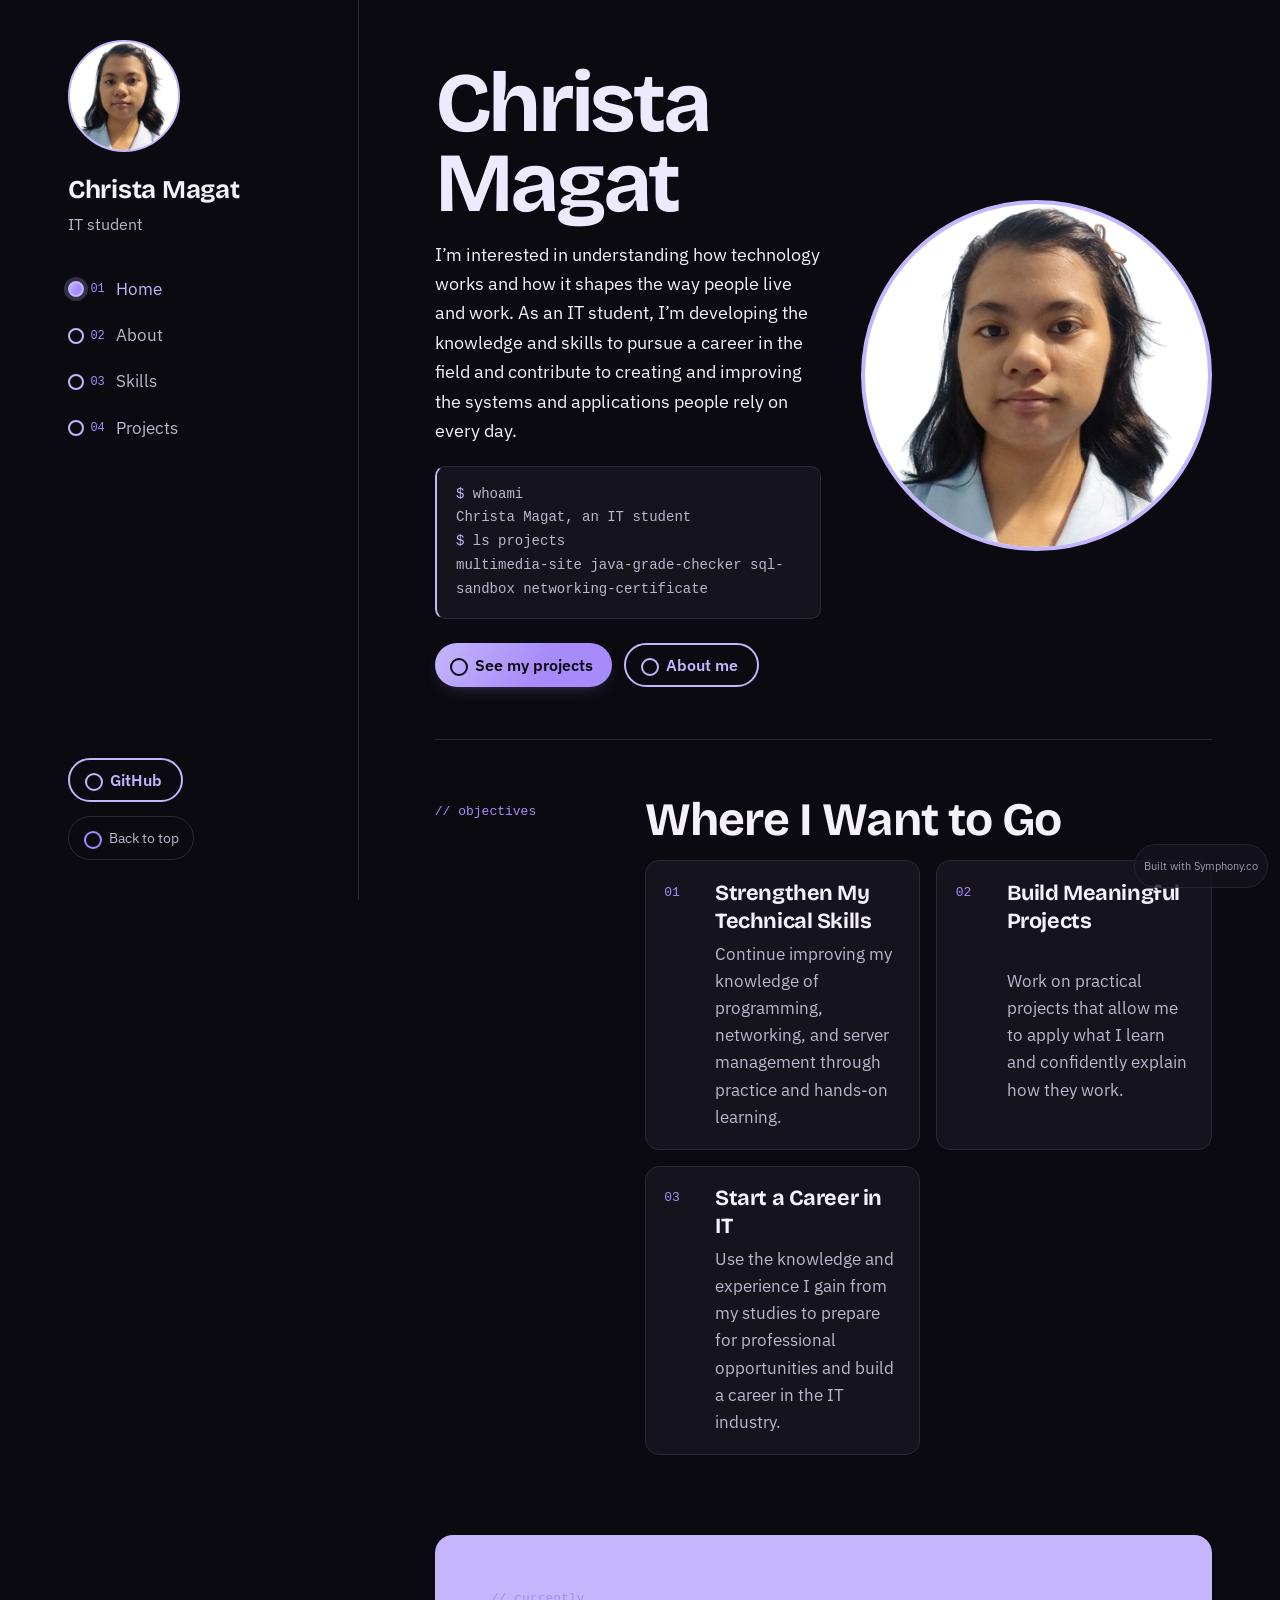
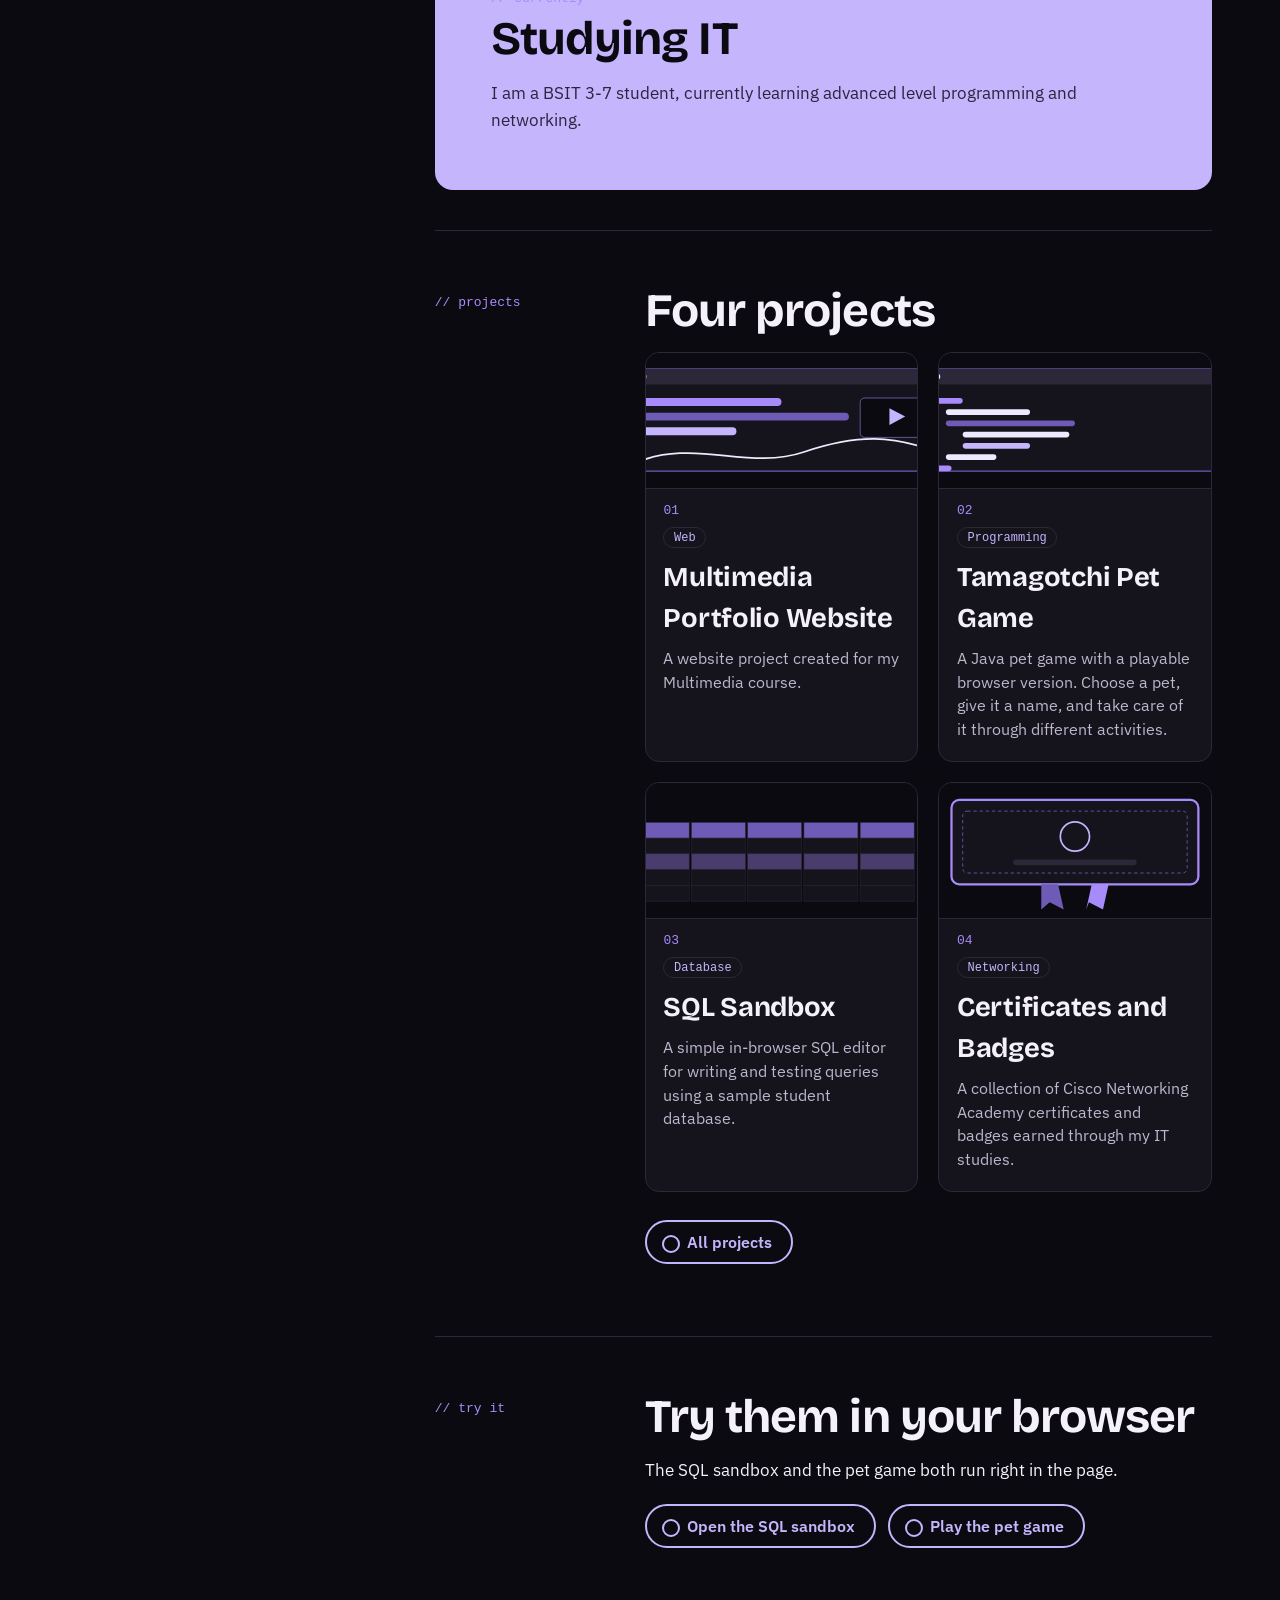
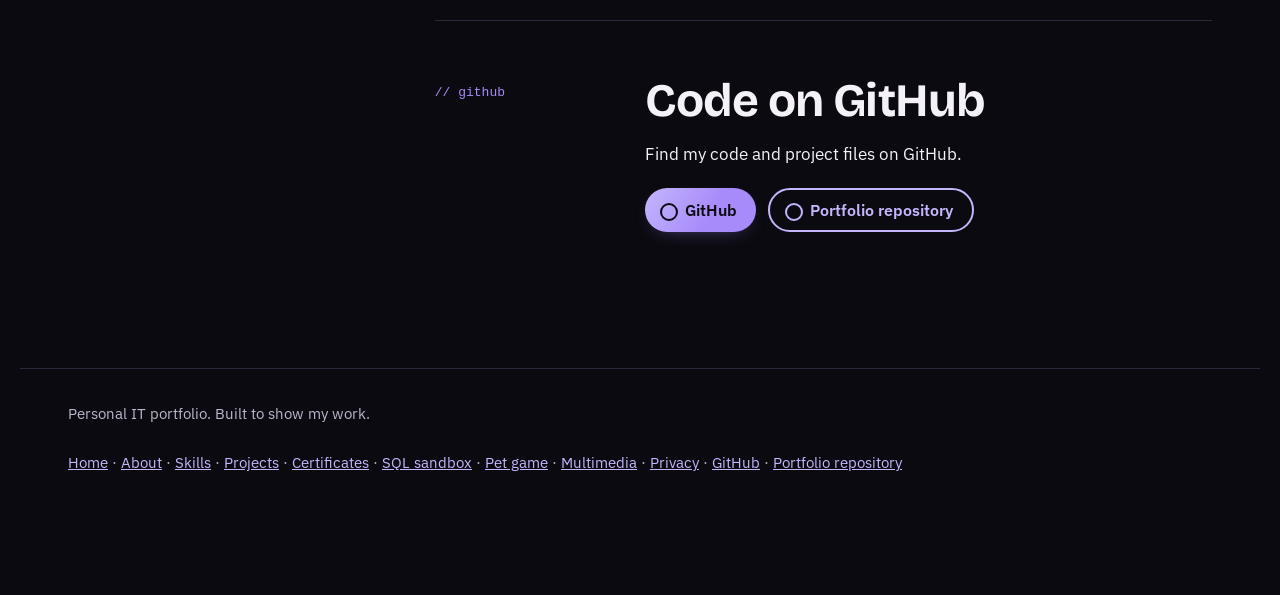
<file: index.html>
<!doctype html>
<html lang="en"><head><meta charset="utf-8"><meta name="viewport" content="width=device-width,initial-scale=1">
<title>Multimedia Portfolio: Christa Magat, IT student</title>
<meta name="description" content="Christa Magat, an IT student, shares her projects in web design, Java, SQL and networking, with her skills and certificates.">

<link rel="preload" href="symphony-fonts/bricolage-grotesque-500-latin.a97804dc.woff2" as="font" type="font/woff2" crossorigin><link rel="preload" href="symphony-fonts/ibm-plex-sans-400-latin.e2291e84.woff2" as="font" type="font/woff2" crossorigin><link rel="stylesheet" href="css/styles.e6b2d992.css"><link rel="canonical" href="https://headless-cuvtksyqkvs-christamagat50107-1411.wix-site-host.com/" data-symphony><meta property="og:url" content="https://headless-cuvtksyqkvs-christamagat50107-1411.wix-site-host.com/" data-symphony><meta property="og:type" content="website" data-symphony><meta property="og:title" content="Multimedia Portfolio: Christa Magat, IT student" data-symphony><meta property="og:description" content="Christa Magat, an IT student, shares her projects in web design, Java, SQL and networking, with her skills and certificates." data-symphony><meta property="og:image" content="https://static.wixstatic.com/media/0ec482_e97a4090a9074abebe17412f6a8f5390~mv2.png/v1/fill/w_1200,h_630,q_80,enc_jpg/profile.jpg" data-symphony><meta property="og:image:width" content="1200" data-symphony><meta property="og:image:height" content="630" data-symphony><meta property="og:image:alt" content="Portrait of Christa Magat" data-symphony><meta name="twitter:image" content="https://static.wixstatic.com/media/0ec482_e97a4090a9074abebe17412f6a8f5390~mv2.png/v1/fill/w_1200,h_630,q_80,enc_jpg/profile.jpg" data-symphony><meta name="twitter:image:alt" content="Portrait of Christa Magat" data-symphony><meta name="twitter:card" content="summary_large_image" data-symphony><link rel="icon" type="image/svg+xml" href="symphony-icon.svg" data-symphony><link rel="icon" type="image/png" sizes="32x32" href="symphony-icon-32.png" data-symphony><link rel="icon" type="image/png" sizes="192x192" href="symphony-icon-192.png" data-symphony><link rel="apple-touch-icon" sizes="180x180" href="symphony-apple-touch-icon.png" data-symphony><meta name="theme-color" content="#0b0a10" data-symphony><meta name="color-scheme" content="dark" data-symphony></head><body>
<a class="skip" href="#main">Skip to content</a>
<div class="shell">
<aside class="rail" aria-label="Profile"><div class="rail-top"><a class="avatar-link" href="index.html" aria-label="Christa Magat, home"><img class="avatar" src="images/profile.png" alt="Portrait of Christa Magat" width="112" height="112" decoding="async" loading="lazy"></a><p class="rail-name">Christa Magat</p><p class="rail-role">IT student</p><button class="menu-btn" type="button" aria-expanded="false" aria-controls="site-nav">Menu</button><nav id="site-nav" aria-label="Main"><ul><li><a href="index.html" aria-current="page"><span class="n">01</span>Home</a></li><li><a href="about.html"><span class="n">02</span>About</a></li><li><a href="skills.html"><span class="n">03</span>Skills</a></li><li><a href="projects.html"><span class="n">04</span>Projects</a></li></ul></nav></div><div class="rail-foot"><a class="rail-gh btn ghost" data-github href="https://github.com/cbmagazine" target="_blank" rel="noopener">GitHub</a><button class="to-top" type="button">Back to top</button></div></aside>
<main id="main" class="col"><section class="hero" id="top" aria-labelledby="hero-title"><div class="hero-text"><h1 id="hero-title" class="hero-name">Christa Magat</h1><p class="lede">I’m interested in understanding how technology works and how it shapes the way people live and work. As an IT student, I’m developing the knowledge and skills to pursue a career in the field and contribute to creating and improving the systems and applications people rely on every day.</p><div class="whoami" aria-label="A short profile in terminal style"><p><span class="prompt">$</span> whoami</p><p>Christa Magat, an IT student</p><p><span class="prompt">$</span> ls projects</p><p>multimedia-site java-grade-checker sql-sandbox networking-certificate</p></div><p class="actions"><a class="btn" href="projects.html">See my projects</a><a class="btn ghost" href="about.html">About me</a></p></div><figure class="hero-art"><div class="drift"><img class="hero-photo" src="images/profile.png" alt="Portrait of Christa Magat" width="500" height="487" decoding="async" fetchpriority="high"></div></figure></section><section class="sec" id="objectives" aria-labelledby="h-objectives"><p class="sec-label">// objectives</p><div class="sec-body"><h2 id="h-objectives">Where I Want to Go</h2><ol class="skill-cards"><li class="skill-card"><span class="n">01</span><h3>Strengthen My Technical Skills</h3><p>Continue improving my knowledge of programming, networking, and server management through practice and hands-on learning.</p></li><li class="skill-card"><span class="n">02</span><h3>Build Meaningful Projects</h3><p>Work on practical projects that allow me to apply what I learn and confidently explain how they work.</p></li><li class="skill-card"><span class="n">03</span><h3>Start a Career in IT</h3><p>Use the knowledge and experience I gain from my studies to prepare for professional opportunities and build a career in the IT industry.</p></li></ol></div></section><section class="band" id="studying" aria-labelledby="h-studying"><p class="sec-label">// currently</p><h2 id="h-studying">Studying IT</h2><p>I am a BSIT 3-7 student, currently learning advanced level programming and networking.</p></section><section class="sec" id="projects" aria-labelledby="h-projects"><p class="sec-label">// projects</p><div class="sec-body"><h2 id="h-projects">Four projects</h2><ol class="index-list"><li class="prow"><a href="multimedia-project.html"><span class="pnum">01</span><span class="ptitle">Multimedia Portfolio Website</span><span class="pcat">Web</span><span class="pdesc">A website project created for my Multimedia course.</span><img class="pthumb" src="images/web.svg" alt="" width="240" height="120" decoding="async" loading="lazy"></a></li><li class="prow"><a href="tamagotchi-project.html"><span class="pnum">02</span><span class="ptitle">Tamagotchi Pet Game</span><span class="pcat">Programming</span><span class="pdesc">A Java pet game with a playable browser version. Choose a pet, give it a name, and take care of it through different activities.</span><img class="pthumb" src="images/java.svg" alt="" width="240" height="120" decoding="async" loading="lazy"></a></li><li class="prow"><a href="sql-sandbox.html"><span class="pnum">03</span><span class="ptitle">SQL Sandbox</span><span class="pcat">Database</span><span class="pdesc">A simple in-browser SQL editor for writing and testing queries using a sample student database.</span><img class="pthumb" src="images/sql.svg" alt="" width="240" height="120" decoding="async" loading="lazy"></a></li><li class="prow"><a href="cisco-certificate.html"><span class="pnum">04</span><span class="ptitle">Certificates and Badges</span><span class="pcat">Networking</span><span class="pdesc">A collection of Cisco Networking Academy certificates and badges earned through my IT studies.</span><img class="pthumb" src="images/certificate.svg" alt="" width="240" height="120" decoding="async" loading="lazy"></a></li></ol><p class="actions"><a class="btn ghost" href="projects.html">All projects</a></p></div></section><section class="sec" id="try" aria-labelledby="h-try"><p class="sec-label">// try it</p><div class="sec-body"><h2 id="h-try">Try them in your browser</h2><p>The SQL sandbox and the pet game both run right in the page.</p><p class="actions"><a class="btn ghost" href="sql-sandbox.html">Open the SQL sandbox</a><a class="btn ghost" href="tamagotchi-project.html">Play the pet game</a></p></div></section><section class="sec" id="github" aria-labelledby="h-github"><p class="sec-label">// github</p><div class="sec-body"><h2 id="h-github">Code on GitHub</h2><p>Find my code and project files on GitHub.</p><p class="actions"><a class="btn" data-github href="https://github.com/cbmagazine" target="_blank" rel="noopener">GitHub</a><a class="btn ghost" href="https://github.com/cbmagazine/magat-portfolio" target="_blank" rel="noopener">Portfolio repository</a></p></div></section>
</main></div>
<footer class="foot"><p>Personal IT portfolio. Built to show my work.</p><p><a href="index.html">Home</a> &middot; <a href="about.html">About</a> &middot; <a href="skills.html">Skills</a> &middot; <a href="projects.html">Projects</a> &middot; <a href="cisco-certificate.html">Certificates</a> &middot; <a href="sql-sandbox.html">SQL sandbox</a> &middot; <a href="tamagotchi-project.html">Pet game</a> &middot; <a href="multimedia-project.html">Multimedia</a> &middot; <a href="privacy.html">Privacy</a> &middot; <a href="https://github.com/cbmagazine" target="_blank" rel="noopener">GitHub</a> &middot; <a href="https://github.com/cbmagazine/magat-portfolio" target="_blank" rel="noopener">Portfolio repository</a></p><a href="https://www.symphony.co" target="_blank" rel="noopener" class="sym-badge" data-symphony-badge>Built with Symphony.co</a></footer>
<script src="js/site.3ba1c292.js" defer></script>
</body></html>
</file>
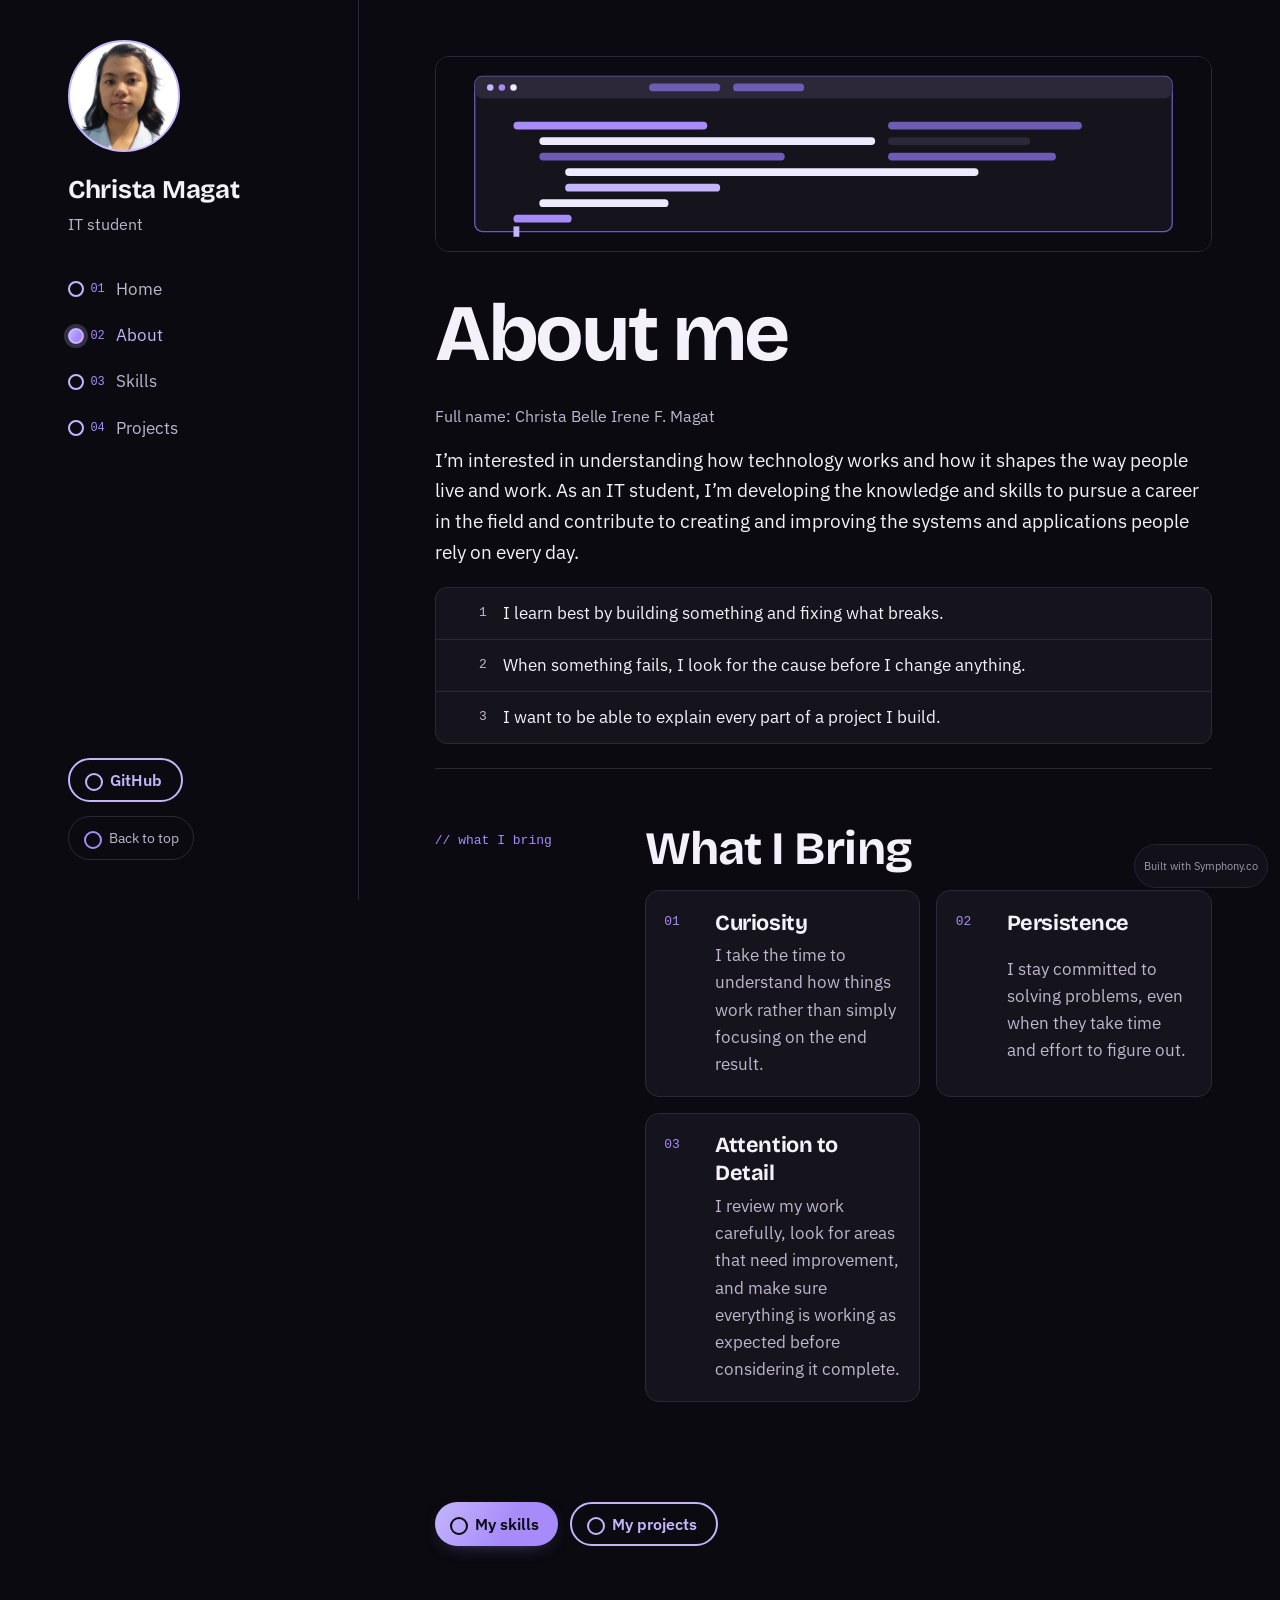
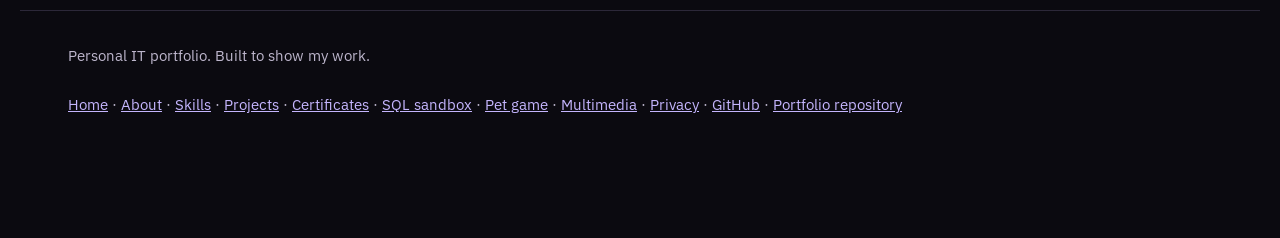
<file: about.html>
<!doctype html>
<html lang="en"><head><meta charset="utf-8"><meta name="viewport" content="width=device-width,initial-scale=1">
<title>About me: Multimedia Portfolio</title>
<meta name="description" content="About Christa Magat, an IT student interested in how technology works and how it shapes the way people live and work.">

<link rel="preload" href="symphony-fonts/bricolage-grotesque-500-latin.a97804dc.woff2" as="font" type="font/woff2" crossorigin><link rel="preload" href="symphony-fonts/ibm-plex-sans-400-latin.e2291e84.woff2" as="font" type="font/woff2" crossorigin><link rel="stylesheet" href="css/styles.e6b2d992.css"><link rel="canonical" href="https://headless-cuvtksyqkvs-christamagat50107-1411.wix-site-host.com/about.html" data-symphony><meta property="og:url" content="https://headless-cuvtksyqkvs-christamagat50107-1411.wix-site-host.com/about.html" data-symphony><meta property="og:type" content="website" data-symphony><meta property="og:title" content="About me: Multimedia Portfolio" data-symphony><meta property="og:description" content="About Christa Magat, an IT student interested in how technology works and how it shapes the way people live and work." data-symphony><meta property="og:image" content="https://static.wixstatic.com/media/0ec482_e97a4090a9074abebe17412f6a8f5390~mv2.png/v1/fill/w_1200,h_630,q_80,enc_jpg/profile.jpg" data-symphony><meta property="og:image:width" content="1200" data-symphony><meta property="og:image:height" content="630" data-symphony><meta property="og:image:alt" content="Portrait of Christa Magat" data-symphony><meta name="twitter:image" content="https://static.wixstatic.com/media/0ec482_e97a4090a9074abebe17412f6a8f5390~mv2.png/v1/fill/w_1200,h_630,q_80,enc_jpg/profile.jpg" data-symphony><meta name="twitter:image:alt" content="Portrait of Christa Magat" data-symphony><meta name="twitter:card" content="summary_large_image" data-symphony><link rel="icon" type="image/svg+xml" href="symphony-icon.svg" data-symphony><link rel="icon" type="image/png" sizes="32x32" href="symphony-icon-32.png" data-symphony><link rel="icon" type="image/png" sizes="192x192" href="symphony-icon-192.png" data-symphony><link rel="apple-touch-icon" sizes="180x180" href="symphony-apple-touch-icon.png" data-symphony><meta name="theme-color" content="#0b0a10" data-symphony><meta name="color-scheme" content="dark" data-symphony><script type="application/ld+json" data-symphony>{"@context":"https://schema.org","@type":"BreadcrumbList","itemListElement":[{"@type":"ListItem","position":1,"name":"Christa Magat","item":"https://headless-cuvtksyqkvs-christamagat50107-1411.wix-site-host.com/"},{"@type":"ListItem","position":2,"name":"About me","item":"https://headless-cuvtksyqkvs-christamagat50107-1411.wix-site-host.com/about.html"}]}</script></head><body>
<a class="skip" href="#main">Skip to content</a>
<div class="shell">
<aside class="rail" aria-label="Profile"><div class="rail-top"><a class="avatar-link" href="index.html" aria-label="Christa Magat, home"><img class="avatar" src="images/profile.png" alt="Portrait of Christa Magat" width="112" height="112" decoding="async" loading="lazy"></a><p class="rail-name">Christa Magat</p><p class="rail-role">IT student</p><button class="menu-btn" type="button" aria-expanded="false" aria-controls="site-nav">Menu</button><nav id="site-nav" aria-label="Main"><ul><li><a href="index.html"><span class="n">01</span>Home</a></li><li><a href="about.html" aria-current="page"><span class="n">02</span>About</a></li><li><a href="skills.html"><span class="n">03</span>Skills</a></li><li><a href="projects.html"><span class="n">04</span>Projects</a></li></ul></nav></div><div class="rail-foot"><a class="rail-gh btn ghost" data-github href="https://github.com/cbmagazine" target="_blank" rel="noopener">GitHub</a><button class="to-top" type="button">Back to top</button></div></aside>
<main id="main" class="col"><figure class="banner"><img src="images/banner.svg" alt="" width="1200" height="300" decoding="async" fetchpriority="high"></figure><h1 class="page-h">About me</h1><p class="note">Full name: Christa Belle Irene F. Magat</p><p class="lead">I’m interested in understanding how technology works and how it shapes the way people live and work. As an IT student, I’m developing the knowledge and skills to pursue a career in the field and contribute to creating and improving the systems and applications people rely on every day.</p><ol class="code-lines"><li><span>I learn best by building something and fixing what breaks.</span></li><li><span>When something fails, I look for the cause before I change anything.</span></li><li><span>I want to be able to explain every part of a project I build.</span></li></ol><section class="sec" id="traits" aria-labelledby="h-traits"><p class="sec-label">// what I bring</p><div class="sec-body"><h2 id="h-traits">What I Bring</h2><ol class="skill-cards"><li class="skill-card"><span class="n">01</span><h3>Curiosity</h3><p>I take the time to understand how things work rather than simply focusing on the end result.</p></li><li class="skill-card"><span class="n">02</span><h3>Persistence</h3><p>I stay committed to solving problems, even when they take time and effort to figure out.</p></li><li class="skill-card"><span class="n">03</span><h3>Attention to Detail</h3><p>I review my work carefully, look for areas that need improvement, and make sure everything is working as expected before considering it complete.</p></li></ol></div></section><p class="actions"><a class="btn" href="skills.html">My skills</a><a class="btn ghost" href="projects.html">My projects</a></p>
</main></div>
<footer class="foot"><p>Personal IT portfolio. Built to show my work.</p><p><a href="index.html">Home</a> &middot; <a href="about.html">About</a> &middot; <a href="skills.html">Skills</a> &middot; <a href="projects.html">Projects</a> &middot; <a href="cisco-certificate.html">Certificates</a> &middot; <a href="sql-sandbox.html">SQL sandbox</a> &middot; <a href="tamagotchi-project.html">Pet game</a> &middot; <a href="multimedia-project.html">Multimedia</a> &middot; <a href="privacy.html">Privacy</a> &middot; <a href="https://github.com/cbmagazine" target="_blank" rel="noopener">GitHub</a> &middot; <a href="https://github.com/cbmagazine/magat-portfolio" target="_blank" rel="noopener">Portfolio repository</a></p><a href="https://www.symphony.co" target="_blank" rel="noopener" class="sym-badge" data-symphony-badge>Built with Symphony.co</a></footer>
<script src="js/site.3ba1c292.js" defer></script>
</body></html>
</file>
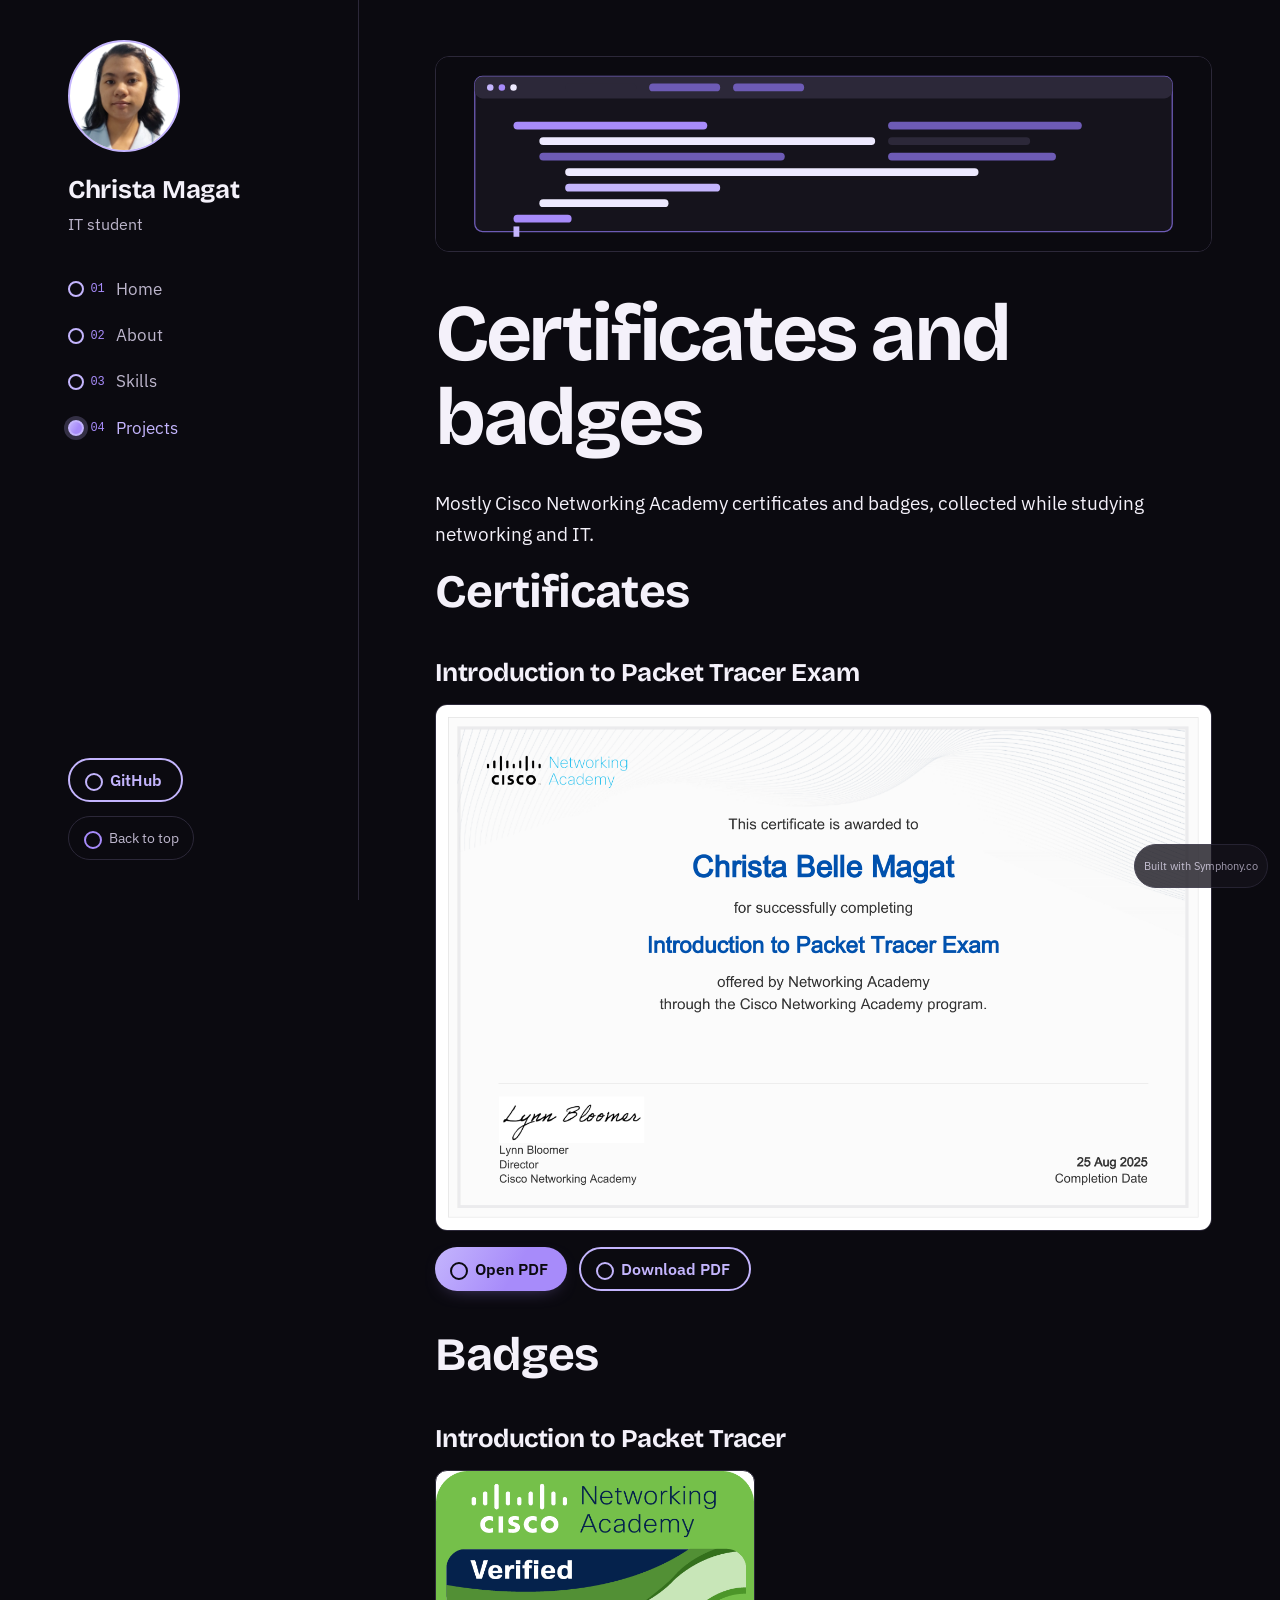
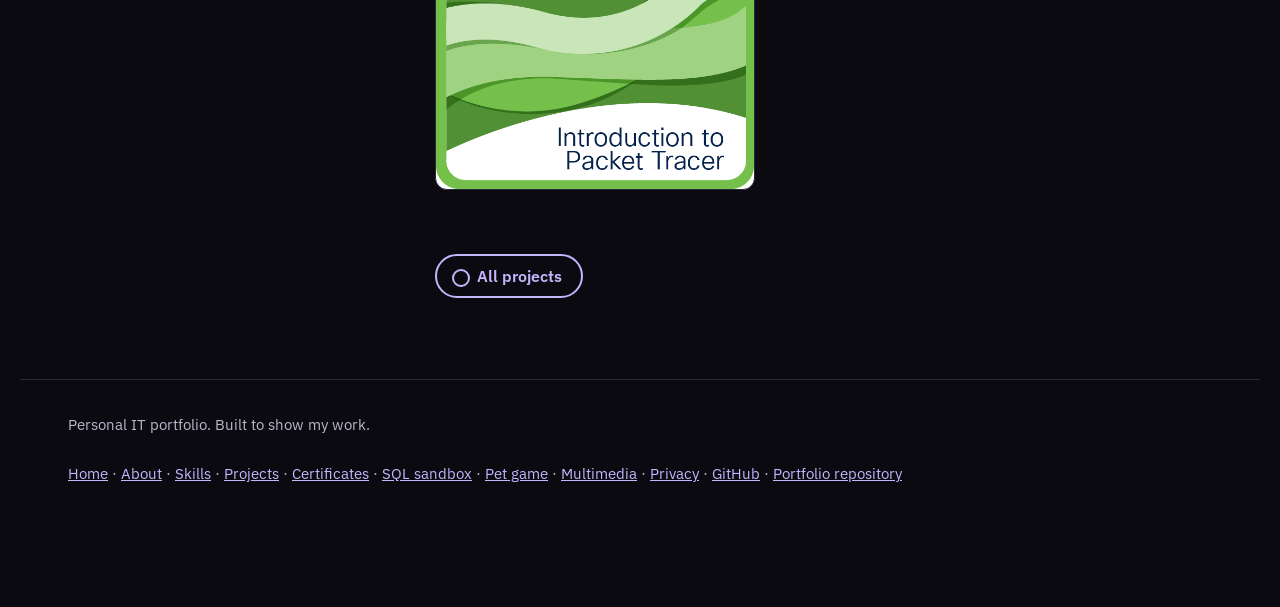
<file: cisco-certificate.html>
<!doctype html>
<html lang="en"><head><meta charset="utf-8"><meta name="viewport" content="width=device-width,initial-scale=1">
<title>Certificates and badges: Multimedia Portfolio</title>
<meta name="description" content="Mostly Cisco Networking Academy certificates and badges, collected while studying networking and IT, with PDFs to open or download.">

<link rel="preload" href="symphony-fonts/bricolage-grotesque-500-latin.a97804dc.woff2" as="font" type="font/woff2" crossorigin><link rel="preload" href="symphony-fonts/ibm-plex-sans-400-latin.e2291e84.woff2" as="font" type="font/woff2" crossorigin><link rel="stylesheet" href="css/styles.e6b2d992.css"><link rel="canonical" href="https://headless-cuvtksyqkvs-christamagat50107-1411.wix-site-host.com/cisco-certificate.html" data-symphony><meta property="og:url" content="https://headless-cuvtksyqkvs-christamagat50107-1411.wix-site-host.com/cisco-certificate.html" data-symphony><meta property="og:type" content="website" data-symphony><meta property="og:title" content="Certificates and badges: Multimedia Portfolio" data-symphony><meta property="og:description" content="Mostly Cisco Networking Academy certificates and badges, collected while studying networking and IT, with PDFs to open or download." data-symphony><meta property="og:image" content="https://static.wixstatic.com/media/0ec482_6a8609330db1407f9cada7460555c4a9~mv2.png/v1/fill/w_1200,h_630,q_80,enc_jpg/cisco-cert-1-preview.jpg" data-symphony><meta property="og:image:width" content="1200" data-symphony><meta property="og:image:height" content="630" data-symphony><meta property="og:image:alt" content="Introduction to Packet Tracer Exam, first page" data-symphony><meta name="twitter:image" content="https://static.wixstatic.com/media/0ec482_6a8609330db1407f9cada7460555c4a9~mv2.png/v1/fill/w_1200,h_630,q_80,enc_jpg/cisco-cert-1-preview.jpg" data-symphony><meta name="twitter:image:alt" content="Introduction to Packet Tracer Exam, first page" data-symphony><meta name="twitter:card" content="summary_large_image" data-symphony><link rel="icon" type="image/svg+xml" href="symphony-icon.svg" data-symphony><link rel="icon" type="image/png" sizes="32x32" href="symphony-icon-32.png" data-symphony><link rel="icon" type="image/png" sizes="192x192" href="symphony-icon-192.png" data-symphony><link rel="apple-touch-icon" sizes="180x180" href="symphony-apple-touch-icon.png" data-symphony><meta name="theme-color" content="#0b0a10" data-symphony><meta name="color-scheme" content="dark" data-symphony><script type="application/ld+json" data-symphony>{"@context":"https://schema.org","@type":"BreadcrumbList","itemListElement":[{"@type":"ListItem","position":1,"name":"Christa Magat","item":"https://headless-cuvtksyqkvs-christamagat50107-1411.wix-site-host.com/"},{"@type":"ListItem","position":2,"name":"Certificates and badges","item":"https://headless-cuvtksyqkvs-christamagat50107-1411.wix-site-host.com/cisco-certificate.html"}]}</script></head><body>
<a class="skip" href="#main">Skip to content</a>
<div class="shell">
<aside class="rail" aria-label="Profile"><div class="rail-top"><a class="avatar-link" href="index.html" aria-label="Christa Magat, home"><img class="avatar" src="images/profile.png" alt="Portrait of Christa Magat" width="112" height="112" decoding="async" loading="lazy"></a><p class="rail-name">Christa Magat</p><p class="rail-role">IT student</p><button class="menu-btn" type="button" aria-expanded="false" aria-controls="site-nav">Menu</button><nav id="site-nav" aria-label="Main"><ul><li><a href="index.html"><span class="n">01</span>Home</a></li><li><a href="about.html"><span class="n">02</span>About</a></li><li><a href="skills.html"><span class="n">03</span>Skills</a></li><li><a href="projects.html" aria-current="page"><span class="n">04</span>Projects</a></li></ul></nav></div><div class="rail-foot"><a class="rail-gh btn ghost" data-github href="https://github.com/cbmagazine" target="_blank" rel="noopener">GitHub</a><button class="to-top" type="button">Back to top</button></div></aside>
<main id="main" class="col"><figure class="banner"><img src="images/banner.svg" alt="" width="1200" height="300" decoding="async" fetchpriority="high"></figure><h1 class="page-h">Certificates and badges</h1><p class="lead">Mostly Cisco Networking Academy certificates and badges, collected while studying networking and IT.</p><h2>Certificates</h2><section class="cert-item" aria-labelledby="cisco-cert-1-t"><h3 class="cert-title" id="cisco-cert-1-t">Introduction to Packet Tracer Exam</h3><a class="cert-pdf" href="certificates/cisco-cert-1.pdf" target="_blank" rel="noopener"><img src="images/cisco-cert-1-preview.png" alt="Introduction to Packet Tracer Exam, first page" width="1421" height="963" loading="lazy" decoding="async"></a><p class="cert-links"><a class="btn" href="certificates/cisco-cert-1.pdf" target="_blank" rel="noopener">Open PDF</a><a class="btn ghost" href="certificates/cisco-cert-1.pdf" download>Download PDF</a></p></section><h2>Badges</h2><div class="badge-list"><section class="cert-item badge-item" aria-labelledby="b-cisco-intro-packet-tracer-t"><h3 class="cert-title" id="b-cisco-intro-packet-tracer-t">Introduction to Packet Tracer</h3><a class="badge-img" href="certificates/badges/cisco-intro-packet-tracer.png" target="_blank" rel="noopener"><img src="images/cisco-intro-packet-tracer.png" alt="Cisco Networking Academy digital badge: Introduction to Packet Tracer" width="450" height="450" loading="lazy" decoding="async"></a></section></div><p class="back"><a class="btn ghost" href="projects.html">All projects</a></p>
</main></div>
<footer class="foot"><p>Personal IT portfolio. Built to show my work.</p><p><a href="index.html">Home</a> &middot; <a href="about.html">About</a> &middot; <a href="skills.html">Skills</a> &middot; <a href="projects.html">Projects</a> &middot; <a href="cisco-certificate.html">Certificates</a> &middot; <a href="sql-sandbox.html">SQL sandbox</a> &middot; <a href="tamagotchi-project.html">Pet game</a> &middot; <a href="multimedia-project.html">Multimedia</a> &middot; <a href="privacy.html">Privacy</a> &middot; <a href="https://github.com/cbmagazine" target="_blank" rel="noopener">GitHub</a> &middot; <a href="https://github.com/cbmagazine/magat-portfolio" target="_blank" rel="noopener">Portfolio repository</a></p><a href="https://www.symphony.co" target="_blank" rel="noopener" class="sym-badge" data-symphony-badge>Built with Symphony.co</a></footer>
<script src="js/site.3ba1c292.js" defer></script>
</body></html>
</file>
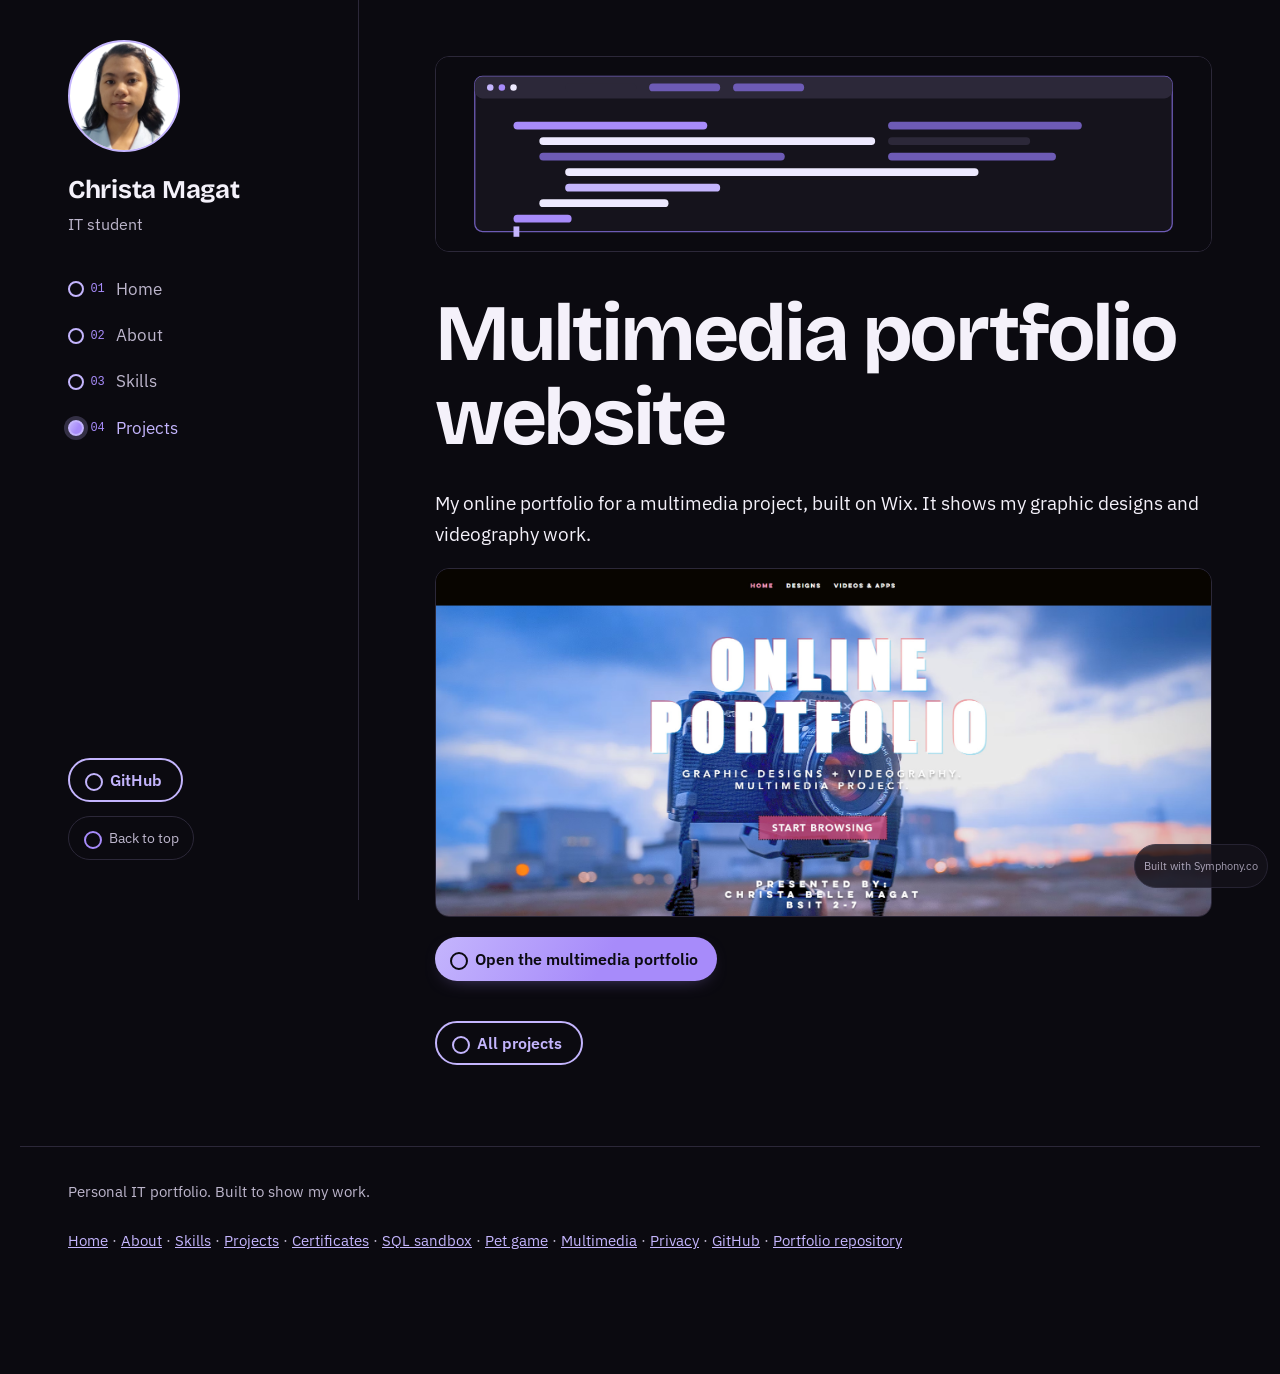
<file: multimedia-project.html>
<!doctype html>
<html lang="en"><head><meta charset="utf-8"><meta name="viewport" content="width=device-width,initial-scale=1">
<title>Multimedia project: Multimedia Portfolio</title>
<meta name="description" content="The multimedia project by Christa Magat: a live preview of Christa Magat's multimedia portfolio website, with a link to open the full site in a new tab.">

<link rel="preload" href="symphony-fonts/bricolage-grotesque-500-latin.a97804dc.woff2" as="font" type="font/woff2" crossorigin><link rel="preload" href="symphony-fonts/ibm-plex-sans-400-latin.e2291e84.woff2" as="font" type="font/woff2" crossorigin><link rel="stylesheet" href="css/styles.e6b2d992.css"><link rel="canonical" href="https://headless-cuvtksyqkvs-christamagat50107-1411.wix-site-host.com/multimedia-project.html" data-symphony><meta property="og:url" content="https://headless-cuvtksyqkvs-christamagat50107-1411.wix-site-host.com/multimedia-project.html" data-symphony><meta property="og:type" content="website" data-symphony><meta property="og:title" content="Multimedia project: Multimedia Portfolio" data-symphony><meta property="og:description" content="The multimedia project by Christa Magat: a live preview of Christa Magat's multimedia portfolio website, with a link to open the full site in a new tab." data-symphony><meta property="og:image" content="https://static.wixstatic.com/media/0ec482_b516f8f7945f495db4dab803d7b43e1f~mv2.jpg/v1/fill/w_1200,h_630,q_80,enc_jpg/mm-portfolio.jpg" data-symphony><meta property="og:image:width" content="1200" data-symphony><meta property="og:image:height" content="630" data-symphony><meta property="og:image:alt" content="Online portfolio landing page: graphic designs and videography, multimedia project" data-symphony><meta name="twitter:image" content="https://static.wixstatic.com/media/0ec482_b516f8f7945f495db4dab803d7b43e1f~mv2.jpg/v1/fill/w_1200,h_630,q_80,enc_jpg/mm-portfolio.jpg" data-symphony><meta name="twitter:image:alt" content="Online portfolio landing page: graphic designs and videography, multimedia project" data-symphony><meta name="twitter:card" content="summary_large_image" data-symphony><link rel="icon" type="image/svg+xml" href="symphony-icon.svg" data-symphony><link rel="icon" type="image/png" sizes="32x32" href="symphony-icon-32.png" data-symphony><link rel="icon" type="image/png" sizes="192x192" href="symphony-icon-192.png" data-symphony><link rel="apple-touch-icon" sizes="180x180" href="symphony-apple-touch-icon.png" data-symphony><meta name="theme-color" content="#0b0a10" data-symphony><meta name="color-scheme" content="dark" data-symphony><script type="application/ld+json" data-symphony>{"@context":"https://schema.org","@type":"BreadcrumbList","itemListElement":[{"@type":"ListItem","position":1,"name":"Christa Magat","item":"https://headless-cuvtksyqkvs-christamagat50107-1411.wix-site-host.com/"},{"@type":"ListItem","position":2,"name":"Multimedia portfolio website","item":"https://headless-cuvtksyqkvs-christamagat50107-1411.wix-site-host.com/multimedia-project.html"}]}</script></head><body>
<a class="skip" href="#main">Skip to content</a>
<div class="shell">
<aside class="rail" aria-label="Profile"><div class="rail-top"><a class="avatar-link" href="index.html" aria-label="Christa Magat, home"><img class="avatar" src="images/profile.png" alt="Portrait of Christa Magat" width="112" height="112" decoding="async" loading="lazy"></a><p class="rail-name">Christa Magat</p><p class="rail-role">IT student</p><button class="menu-btn" type="button" aria-expanded="false" aria-controls="site-nav">Menu</button><nav id="site-nav" aria-label="Main"><ul><li><a href="index.html"><span class="n">01</span>Home</a></li><li><a href="about.html"><span class="n">02</span>About</a></li><li><a href="skills.html"><span class="n">03</span>Skills</a></li><li><a href="projects.html" aria-current="page"><span class="n">04</span>Projects</a></li></ul></nav></div><div class="rail-foot"><a class="rail-gh btn ghost" data-github href="https://github.com/cbmagazine" target="_blank" rel="noopener">GitHub</a><button class="to-top" type="button">Back to top</button></div></aside>
<main id="main" class="col"><figure class="banner"><img src="images/banner.svg" alt="" width="1200" height="300" decoding="async" fetchpriority="high"></figure><h1 class="page-h">Multimedia portfolio website</h1><p class="lead">My online portfolio for a multimedia project, built on Wix. It shows my graphic designs and videography work.</p><figure class="mm-shot"><img src="images/mm-portfolio.jpg" alt="Online portfolio landing page: graphic designs and videography, multimedia project" loading="lazy" decoding="async" width="1868" height="835"></figure><p class="actions" style="margin-top:1.25rem"><a class="btn" href="https://cbmagazine.wixsite.com/online-portfolio-mm" target="_blank" rel="noopener">Open the multimedia portfolio</a></p><p class="back"><a class="btn ghost" href="projects.html">All projects</a></p>
</main></div>
<footer class="foot"><p>Personal IT portfolio. Built to show my work.</p><p><a href="index.html">Home</a> &middot; <a href="about.html">About</a> &middot; <a href="skills.html">Skills</a> &middot; <a href="projects.html">Projects</a> &middot; <a href="cisco-certificate.html">Certificates</a> &middot; <a href="sql-sandbox.html">SQL sandbox</a> &middot; <a href="tamagotchi-project.html">Pet game</a> &middot; <a href="multimedia-project.html">Multimedia</a> &middot; <a href="privacy.html">Privacy</a> &middot; <a href="https://github.com/cbmagazine" target="_blank" rel="noopener">GitHub</a> &middot; <a href="https://github.com/cbmagazine/magat-portfolio" target="_blank" rel="noopener">Portfolio repository</a></p><a href="https://www.symphony.co" target="_blank" rel="noopener" class="sym-badge" data-symphony-badge>Built with Symphony.co</a></footer>
<script src="js/site.3ba1c292.js" defer></script>
</body></html>
</file>
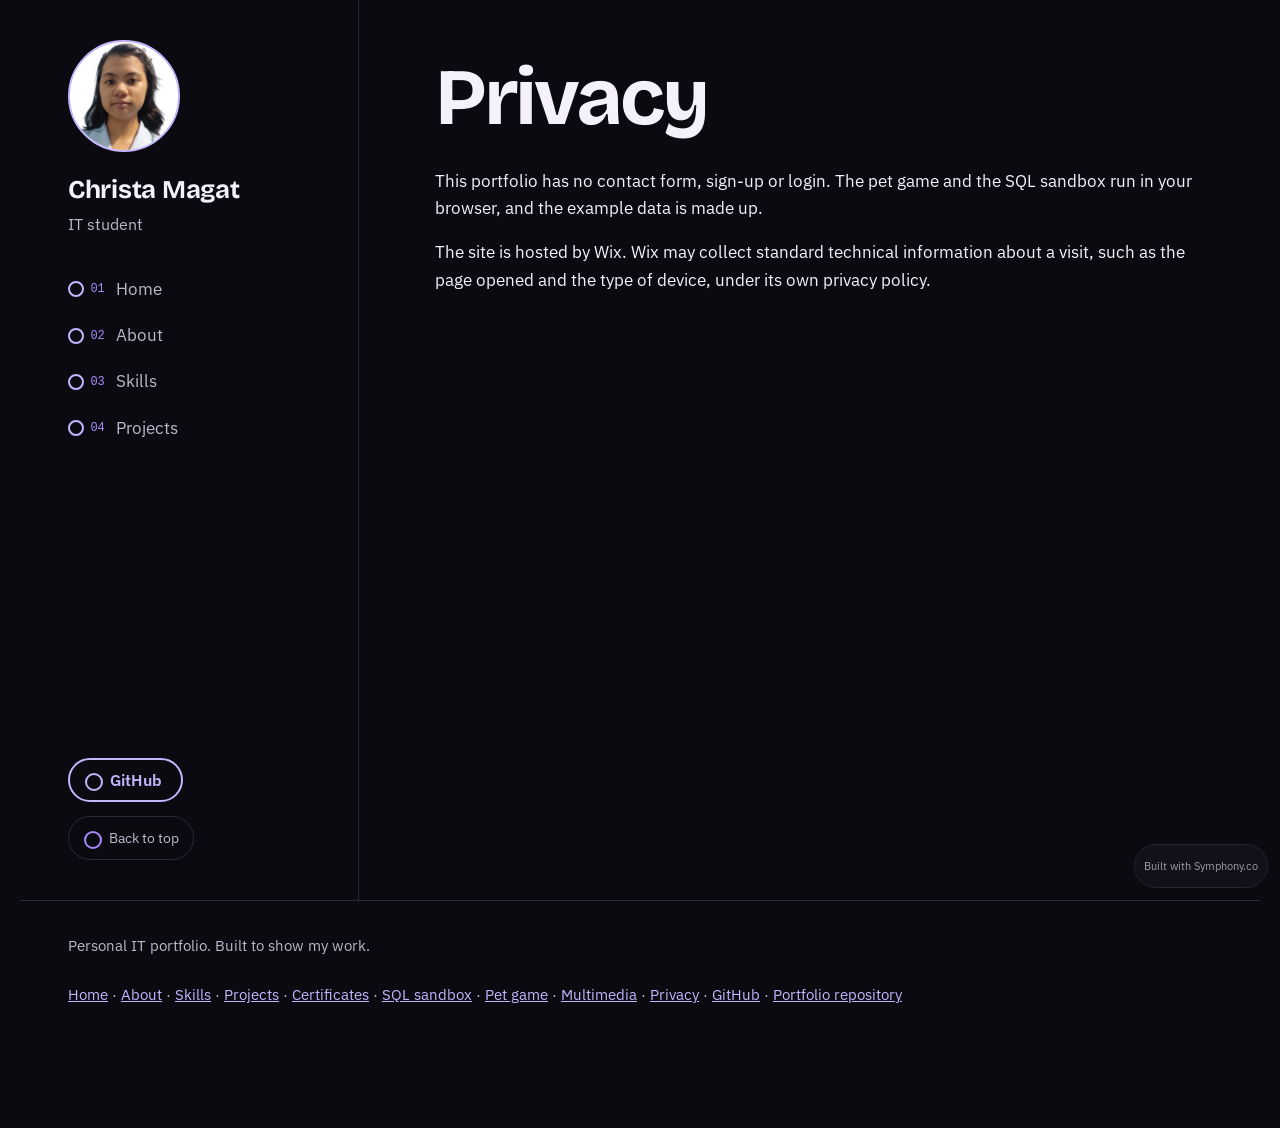
<file: privacy.html>
<!doctype html>
<html lang="en"><head><meta charset="utf-8"><meta name="viewport" content="width=device-width,initial-scale=1">
<title>Privacy: Multimedia Portfolio</title>
<meta name="description" content="How the Multimedia Portfolio handles visitor information: no forms or sign-ups, the demos run in your browser, and Wix hosts the site.">

<link rel="preload" href="symphony-fonts/bricolage-grotesque-500-latin.a97804dc.woff2" as="font" type="font/woff2" crossorigin><link rel="preload" href="symphony-fonts/ibm-plex-sans-400-latin.e2291e84.woff2" as="font" type="font/woff2" crossorigin><link rel="stylesheet" href="css/styles.e6b2d992.css"><link rel="canonical" href="https://headless-cuvtksyqkvs-christamagat50107-1411.wix-site-host.com/privacy.html" data-symphony><meta property="og:url" content="https://headless-cuvtksyqkvs-christamagat50107-1411.wix-site-host.com/privacy.html" data-symphony><meta property="og:type" content="website" data-symphony><meta property="og:title" content="Privacy: Multimedia Portfolio" data-symphony><meta property="og:description" content="How the Multimedia Portfolio handles visitor information: no forms or sign-ups, the demos run in your browser, and Wix hosts the site." data-symphony><meta property="og:image" content="https://static.wixstatic.com/media/0ec482_e97a4090a9074abebe17412f6a8f5390~mv2.png/v1/fill/w_1200,h_630,q_80,enc_jpg/profile.jpg" data-symphony><meta property="og:image:width" content="1200" data-symphony><meta property="og:image:height" content="630" data-symphony><meta property="og:image:alt" content="Portrait of Christa Magat" data-symphony><meta name="twitter:image" content="https://static.wixstatic.com/media/0ec482_e97a4090a9074abebe17412f6a8f5390~mv2.png/v1/fill/w_1200,h_630,q_80,enc_jpg/profile.jpg" data-symphony><meta name="twitter:image:alt" content="Portrait of Christa Magat" data-symphony><meta name="twitter:card" content="summary_large_image" data-symphony><link rel="icon" type="image/svg+xml" href="symphony-icon.svg" data-symphony><link rel="icon" type="image/png" sizes="32x32" href="symphony-icon-32.png" data-symphony><link rel="icon" type="image/png" sizes="192x192" href="symphony-icon-192.png" data-symphony><link rel="apple-touch-icon" sizes="180x180" href="symphony-apple-touch-icon.png" data-symphony><meta name="theme-color" content="#0b0a10" data-symphony><meta name="color-scheme" content="dark" data-symphony><script type="application/ld+json" data-symphony>{"@context":"https://schema.org","@type":"BreadcrumbList","itemListElement":[{"@type":"ListItem","position":1,"name":"Christa Magat","item":"https://headless-cuvtksyqkvs-christamagat50107-1411.wix-site-host.com/"},{"@type":"ListItem","position":2,"name":"Privacy","item":"https://headless-cuvtksyqkvs-christamagat50107-1411.wix-site-host.com/privacy.html"}]}</script></head><body>
<a class="skip" href="#main">Skip to content</a>
<div class="shell">
<aside class="rail" aria-label="Profile"><div class="rail-top"><a class="avatar-link" href="index.html" aria-label="Christa Magat, home"><img class="avatar" src="images/profile.png" alt="Portrait of Christa Magat" width="112" height="112" decoding="async" loading="lazy"></a><p class="rail-name">Christa Magat</p><p class="rail-role">IT student</p><button class="menu-btn" type="button" aria-expanded="false" aria-controls="site-nav">Menu</button><nav id="site-nav" aria-label="Main"><ul><li><a href="index.html"><span class="n">01</span>Home</a></li><li><a href="about.html"><span class="n">02</span>About</a></li><li><a href="skills.html"><span class="n">03</span>Skills</a></li><li><a href="projects.html"><span class="n">04</span>Projects</a></li></ul></nav></div><div class="rail-foot"><a class="rail-gh btn ghost" data-github href="https://github.com/cbmagazine" target="_blank" rel="noopener">GitHub</a><button class="to-top" type="button">Back to top</button></div></aside>
<main id="main" class="col"><h1 class="page-h">Privacy</h1><p>This portfolio has no contact form, sign-up or login. The pet game and the SQL sandbox run in your browser, and the example data is made up.</p><p>The site is hosted by Wix. Wix may collect standard technical information about a visit, such as the page opened and the type of device, under its own privacy policy.</p>
</main></div>
<footer class="foot"><p>Personal IT portfolio. Built to show my work.</p><p><a href="index.html">Home</a> &middot; <a href="about.html">About</a> &middot; <a href="skills.html">Skills</a> &middot; <a href="projects.html">Projects</a> &middot; <a href="cisco-certificate.html">Certificates</a> &middot; <a href="sql-sandbox.html">SQL sandbox</a> &middot; <a href="tamagotchi-project.html">Pet game</a> &middot; <a href="multimedia-project.html">Multimedia</a> &middot; <a href="privacy.html">Privacy</a> &middot; <a href="https://github.com/cbmagazine" target="_blank" rel="noopener">GitHub</a> &middot; <a href="https://github.com/cbmagazine/magat-portfolio" target="_blank" rel="noopener">Portfolio repository</a></p><a href="https://www.symphony.co" target="_blank" rel="noopener" class="sym-badge" data-symphony-badge>Built with Symphony.co</a></footer>
<script src="js/site.3ba1c292.js" defer></script>
</body></html>
</file>
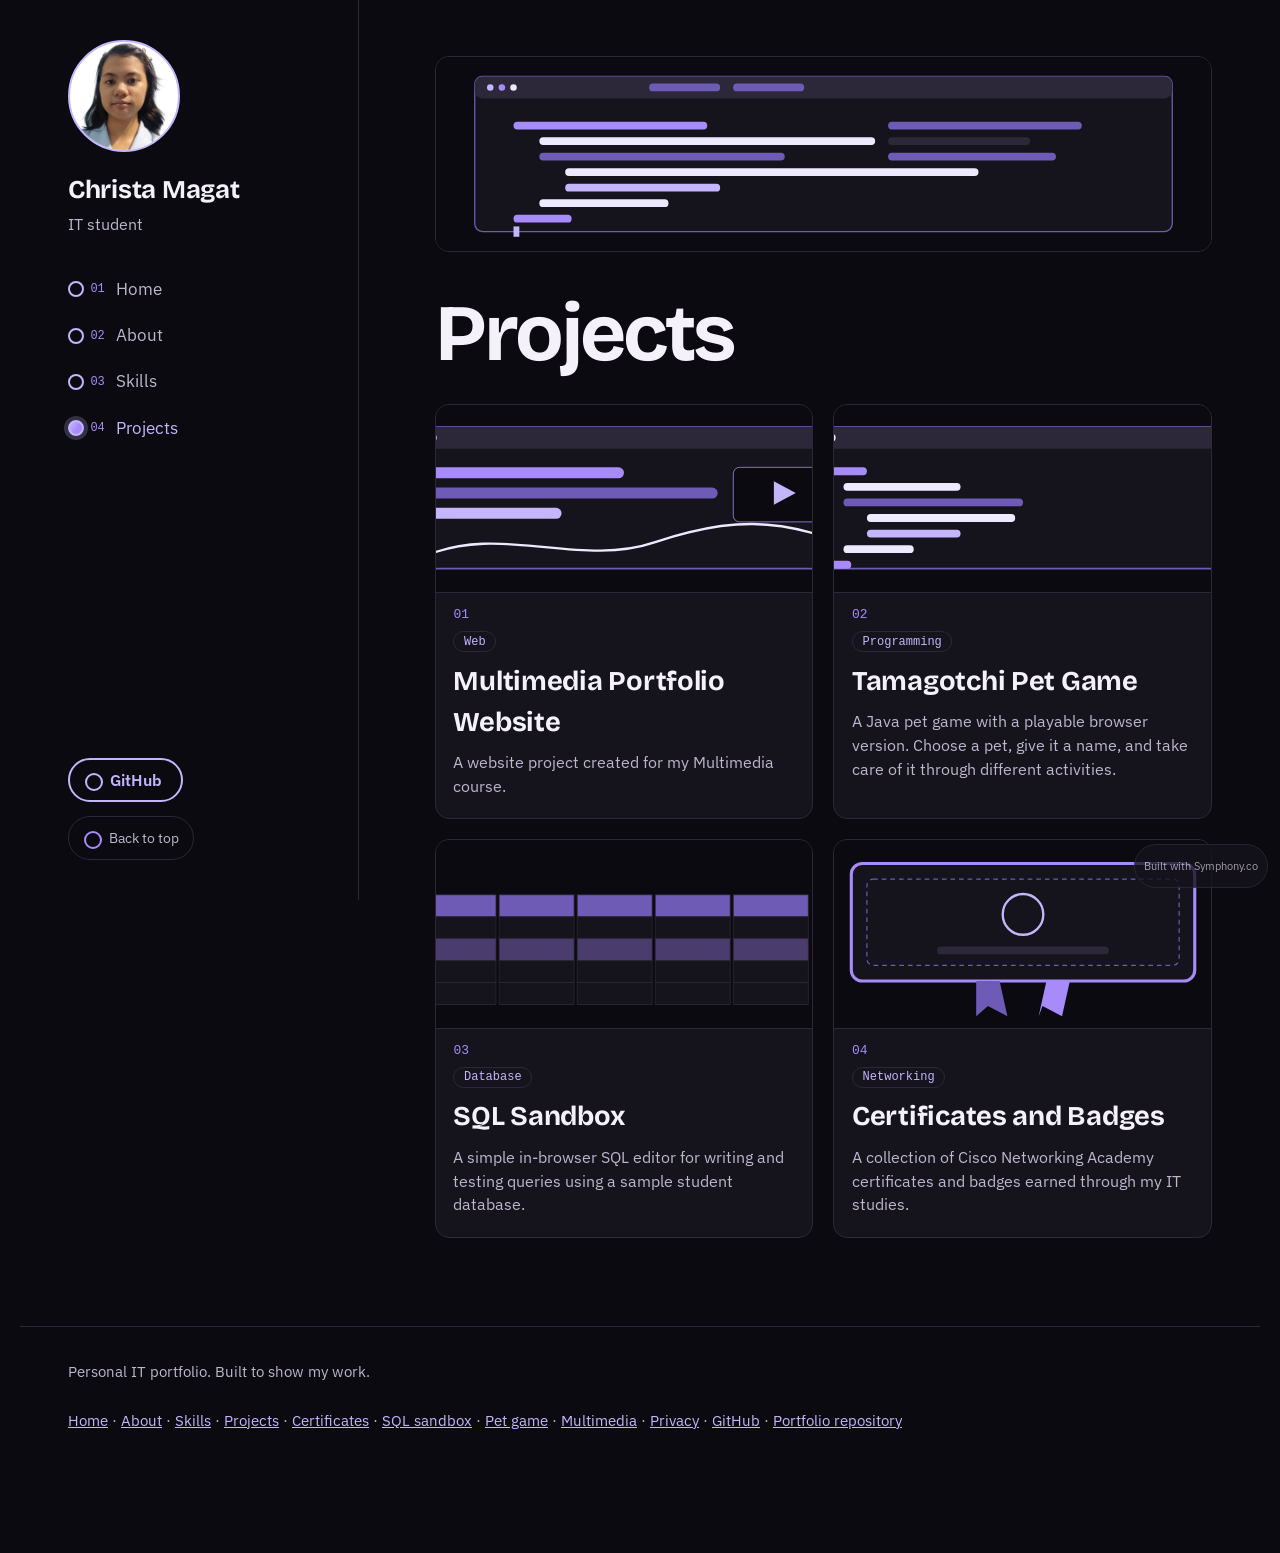
<file: projects.html>
<!doctype html>
<html lang="en"><head><meta charset="utf-8"><meta name="viewport" content="width=device-width,initial-scale=1">
<title>Projects: Multimedia Portfolio</title>
<meta name="description" content="Four projects by Christa Magat: a multimedia website preview, a Tamagotchi pet game in Java and JavaScript, a SQL sandbox and a networking certificate.">

<link rel="preload" href="symphony-fonts/bricolage-grotesque-500-latin.a97804dc.woff2" as="font" type="font/woff2" crossorigin><link rel="preload" href="symphony-fonts/ibm-plex-sans-400-latin.e2291e84.woff2" as="font" type="font/woff2" crossorigin><link rel="stylesheet" href="css/styles.e6b2d992.css"><link rel="canonical" href="https://headless-cuvtksyqkvs-christamagat50107-1411.wix-site-host.com/projects.html" data-symphony><meta property="og:url" content="https://headless-cuvtksyqkvs-christamagat50107-1411.wix-site-host.com/projects.html" data-symphony><meta property="og:type" content="website" data-symphony><meta property="og:title" content="Projects: Multimedia Portfolio" data-symphony><meta property="og:description" content="Four projects by Christa Magat: a multimedia website preview, a Tamagotchi pet game in Java and JavaScript, a SQL sandbox and a networking certificate." data-symphony><meta property="og:image" content="https://static.wixstatic.com/media/0ec482_e97a4090a9074abebe17412f6a8f5390~mv2.png/v1/fill/w_1200,h_630,q_80,enc_jpg/profile.jpg" data-symphony><meta property="og:image:width" content="1200" data-symphony><meta property="og:image:height" content="630" data-symphony><meta property="og:image:alt" content="Portrait of Christa Magat" data-symphony><meta name="twitter:image" content="https://static.wixstatic.com/media/0ec482_e97a4090a9074abebe17412f6a8f5390~mv2.png/v1/fill/w_1200,h_630,q_80,enc_jpg/profile.jpg" data-symphony><meta name="twitter:image:alt" content="Portrait of Christa Magat" data-symphony><meta name="twitter:card" content="summary_large_image" data-symphony><link rel="icon" type="image/svg+xml" href="symphony-icon.svg" data-symphony><link rel="icon" type="image/png" sizes="32x32" href="symphony-icon-32.png" data-symphony><link rel="icon" type="image/png" sizes="192x192" href="symphony-icon-192.png" data-symphony><link rel="apple-touch-icon" sizes="180x180" href="symphony-apple-touch-icon.png" data-symphony><meta name="theme-color" content="#0b0a10" data-symphony><meta name="color-scheme" content="dark" data-symphony><script type="application/ld+json" data-symphony>{"@context":"https://schema.org","@type":"BreadcrumbList","itemListElement":[{"@type":"ListItem","position":1,"name":"Christa Magat","item":"https://headless-cuvtksyqkvs-christamagat50107-1411.wix-site-host.com/"},{"@type":"ListItem","position":2,"name":"Projects","item":"https://headless-cuvtksyqkvs-christamagat50107-1411.wix-site-host.com/projects.html"}]}</script></head><body>
<a class="skip" href="#main">Skip to content</a>
<div class="shell">
<aside class="rail" aria-label="Profile"><div class="rail-top"><a class="avatar-link" href="index.html" aria-label="Christa Magat, home"><img class="avatar" src="images/profile.png" alt="Portrait of Christa Magat" width="112" height="112" decoding="async" loading="lazy"></a><p class="rail-name">Christa Magat</p><p class="rail-role">IT student</p><button class="menu-btn" type="button" aria-expanded="false" aria-controls="site-nav">Menu</button><nav id="site-nav" aria-label="Main"><ul><li><a href="index.html"><span class="n">01</span>Home</a></li><li><a href="about.html"><span class="n">02</span>About</a></li><li><a href="skills.html"><span class="n">03</span>Skills</a></li><li><a href="projects.html" aria-current="page"><span class="n">04</span>Projects</a></li></ul></nav></div><div class="rail-foot"><a class="rail-gh btn ghost" data-github href="https://github.com/cbmagazine" target="_blank" rel="noopener">GitHub</a><button class="to-top" type="button">Back to top</button></div></aside>
<main id="main" class="col"><figure class="banner"><img src="images/banner.svg" alt="" width="1200" height="300" decoding="async" fetchpriority="high"></figure><h1 class="page-h">Projects</h1><ol class="index-list"><li class="prow"><a href="multimedia-project.html"><span class="pnum">01</span><span class="ptitle">Multimedia Portfolio Website</span><span class="pcat">Web</span><span class="pdesc">A website project created for my Multimedia course.</span><img class="pthumb" src="images/web.svg" alt="" width="240" height="120" decoding="async" loading="lazy"></a></li><li class="prow"><a href="tamagotchi-project.html"><span class="pnum">02</span><span class="ptitle">Tamagotchi Pet Game</span><span class="pcat">Programming</span><span class="pdesc">A Java pet game with a playable browser version. Choose a pet, give it a name, and take care of it through different activities.</span><img class="pthumb" src="images/java.svg" alt="" width="240" height="120" decoding="async" loading="lazy"></a></li><li class="prow"><a href="sql-sandbox.html"><span class="pnum">03</span><span class="ptitle">SQL Sandbox</span><span class="pcat">Database</span><span class="pdesc">A simple in-browser SQL editor for writing and testing queries using a sample student database.</span><img class="pthumb" src="images/sql.svg" alt="" width="240" height="120" decoding="async" loading="lazy"></a></li><li class="prow"><a href="cisco-certificate.html"><span class="pnum">04</span><span class="ptitle">Certificates and Badges</span><span class="pcat">Networking</span><span class="pdesc">A collection of Cisco Networking Academy certificates and badges earned through my IT studies.</span><img class="pthumb" src="images/certificate.svg" alt="" width="240" height="120" decoding="async" loading="lazy"></a></li></ol>
</main></div>
<footer class="foot"><p>Personal IT portfolio. Built to show my work.</p><p><a href="index.html">Home</a> &middot; <a href="about.html">About</a> &middot; <a href="skills.html">Skills</a> &middot; <a href="projects.html">Projects</a> &middot; <a href="cisco-certificate.html">Certificates</a> &middot; <a href="sql-sandbox.html">SQL sandbox</a> &middot; <a href="tamagotchi-project.html">Pet game</a> &middot; <a href="multimedia-project.html">Multimedia</a> &middot; <a href="privacy.html">Privacy</a> &middot; <a href="https://github.com/cbmagazine" target="_blank" rel="noopener">GitHub</a> &middot; <a href="https://github.com/cbmagazine/magat-portfolio" target="_blank" rel="noopener">Portfolio repository</a></p><a href="https://www.symphony.co" target="_blank" rel="noopener" class="sym-badge" data-symphony-badge>Built with Symphony.co</a></footer>
<script src="js/site.3ba1c292.js" defer></script>
</body></html>
</file>
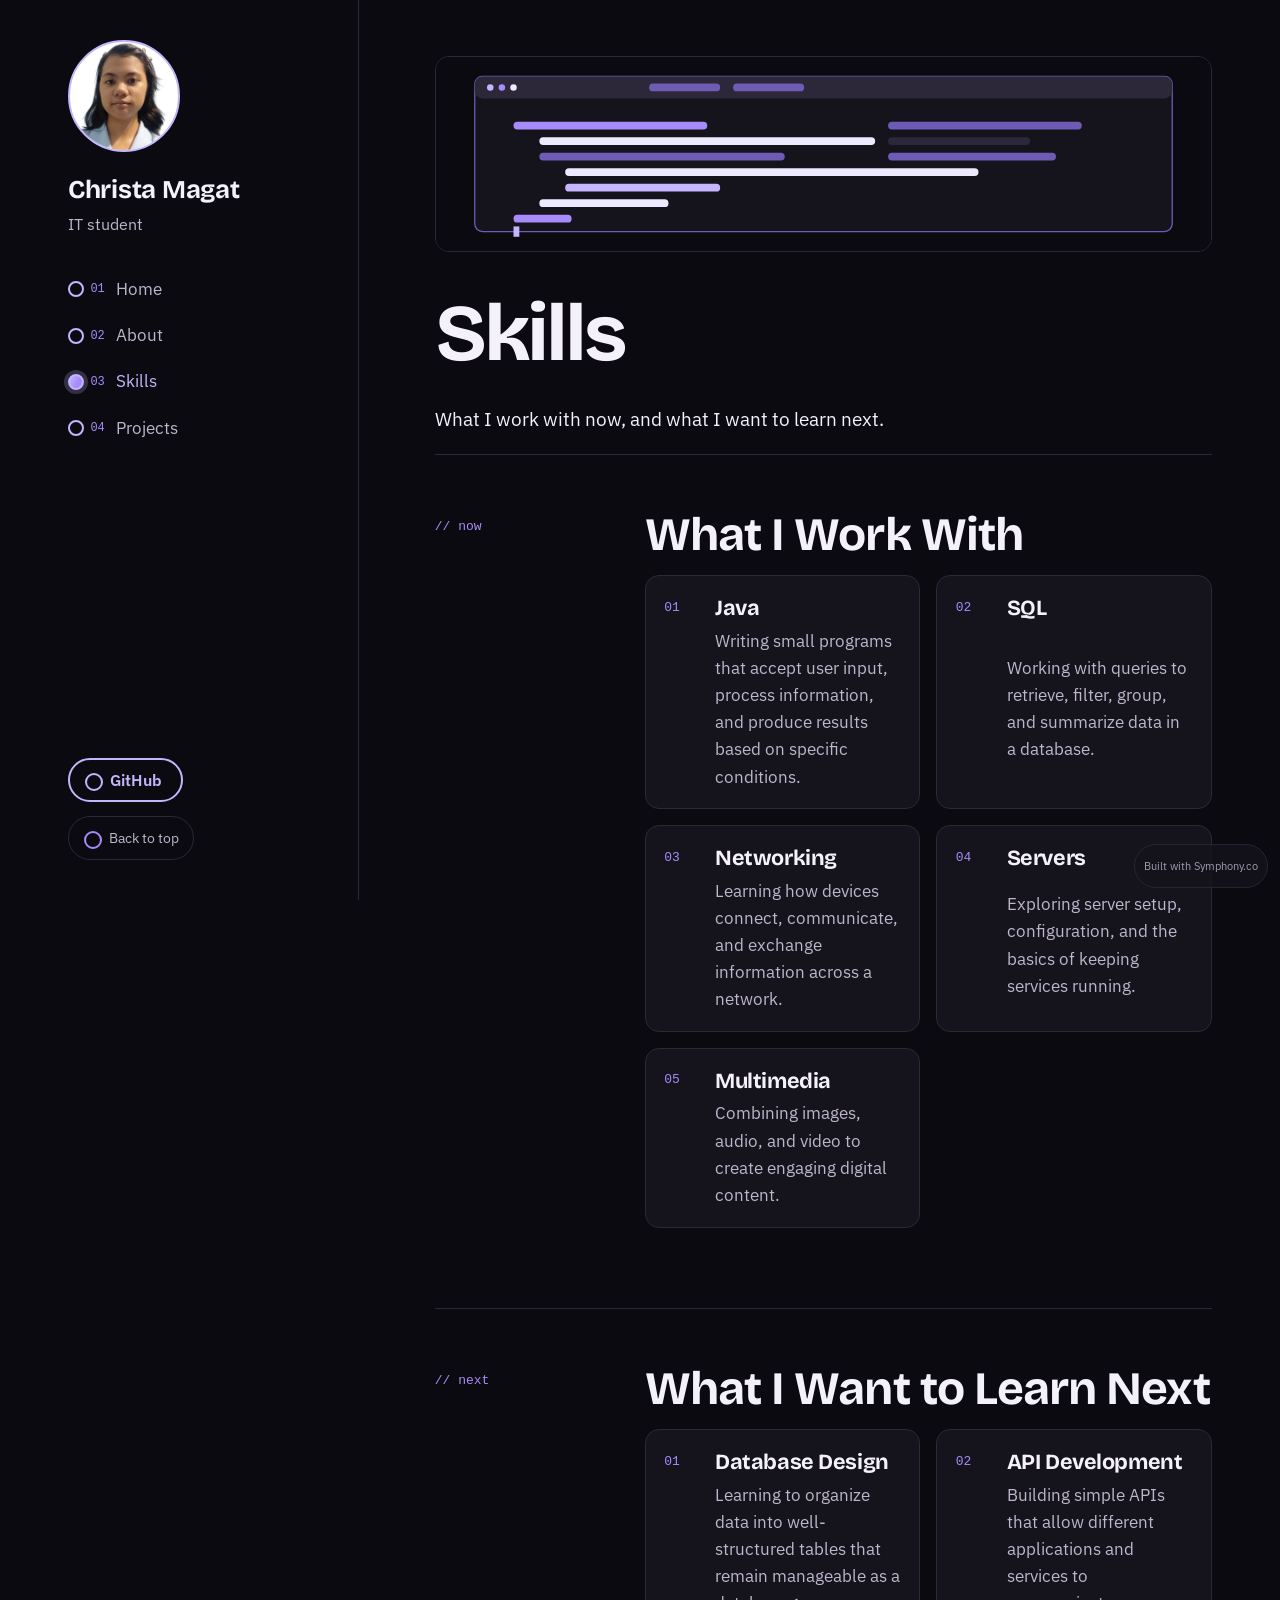
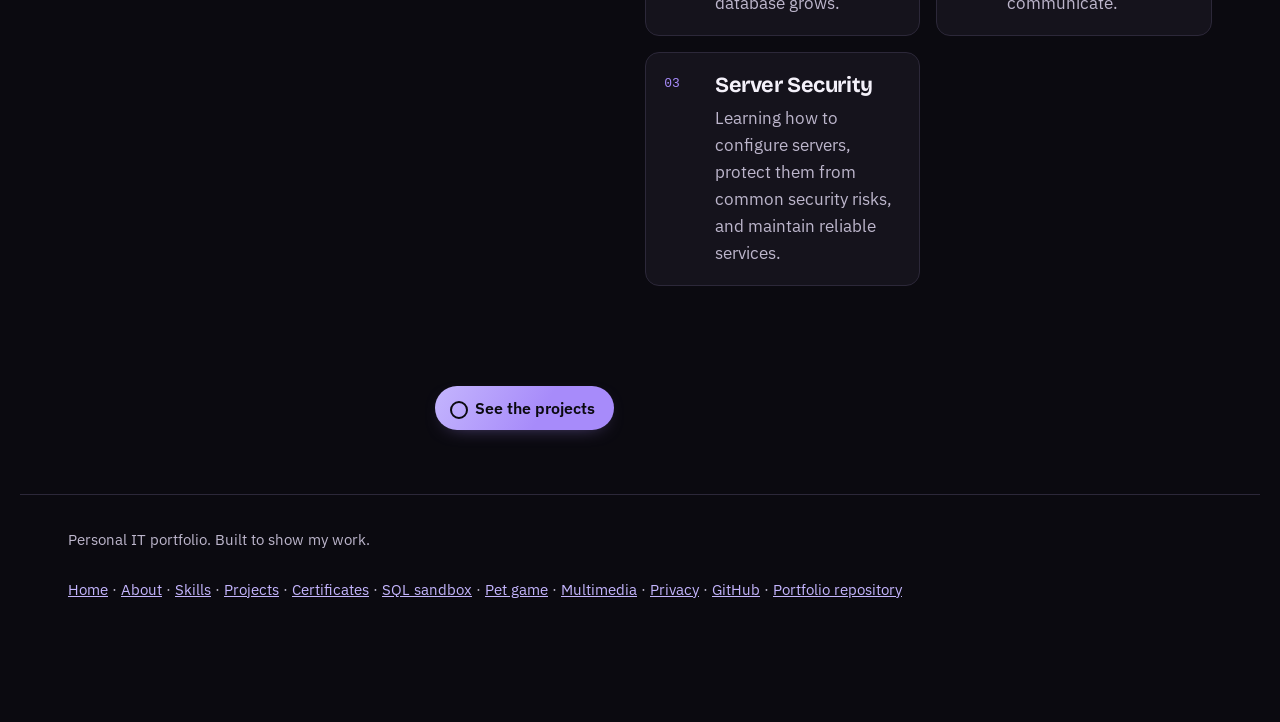
<file: skills.html>
<!doctype html>
<html lang="en"><head><meta charset="utf-8"><meta name="viewport" content="width=device-width,initial-scale=1">
<title>Skills: Multimedia Portfolio</title>
<meta name="description" content="The IT skills Christa Magat works with now, including Java, SQL, networking, servers and multimedia, and what Christa Magat wants to learn next in IT.">

<link rel="preload" href="symphony-fonts/bricolage-grotesque-500-latin.a97804dc.woff2" as="font" type="font/woff2" crossorigin><link rel="preload" href="symphony-fonts/ibm-plex-sans-400-latin.e2291e84.woff2" as="font" type="font/woff2" crossorigin><link rel="stylesheet" href="css/styles.e6b2d992.css"><link rel="canonical" href="https://headless-cuvtksyqkvs-christamagat50107-1411.wix-site-host.com/skills.html" data-symphony><meta property="og:url" content="https://headless-cuvtksyqkvs-christamagat50107-1411.wix-site-host.com/skills.html" data-symphony><meta property="og:type" content="website" data-symphony><meta property="og:title" content="Skills: Multimedia Portfolio" data-symphony><meta property="og:description" content="The IT skills Christa Magat works with now, including Java, SQL, networking, servers and multimedia, and what Christa Magat wants to learn next in IT." data-symphony><meta property="og:image" content="https://static.wixstatic.com/media/0ec482_e97a4090a9074abebe17412f6a8f5390~mv2.png/v1/fill/w_1200,h_630,q_80,enc_jpg/profile.jpg" data-symphony><meta property="og:image:width" content="1200" data-symphony><meta property="og:image:height" content="630" data-symphony><meta property="og:image:alt" content="Portrait of Christa Magat" data-symphony><meta name="twitter:image" content="https://static.wixstatic.com/media/0ec482_e97a4090a9074abebe17412f6a8f5390~mv2.png/v1/fill/w_1200,h_630,q_80,enc_jpg/profile.jpg" data-symphony><meta name="twitter:image:alt" content="Portrait of Christa Magat" data-symphony><meta name="twitter:card" content="summary_large_image" data-symphony><link rel="icon" type="image/svg+xml" href="symphony-icon.svg" data-symphony><link rel="icon" type="image/png" sizes="32x32" href="symphony-icon-32.png" data-symphony><link rel="icon" type="image/png" sizes="192x192" href="symphony-icon-192.png" data-symphony><link rel="apple-touch-icon" sizes="180x180" href="symphony-apple-touch-icon.png" data-symphony><meta name="theme-color" content="#0b0a10" data-symphony><meta name="color-scheme" content="dark" data-symphony><script type="application/ld+json" data-symphony>{"@context":"https://schema.org","@type":"BreadcrumbList","itemListElement":[{"@type":"ListItem","position":1,"name":"Christa Magat","item":"https://headless-cuvtksyqkvs-christamagat50107-1411.wix-site-host.com/"},{"@type":"ListItem","position":2,"name":"Skills","item":"https://headless-cuvtksyqkvs-christamagat50107-1411.wix-site-host.com/skills.html"}]}</script></head><body>
<a class="skip" href="#main">Skip to content</a>
<div class="shell">
<aside class="rail" aria-label="Profile"><div class="rail-top"><a class="avatar-link" href="index.html" aria-label="Christa Magat, home"><img class="avatar" src="images/profile.png" alt="Portrait of Christa Magat" width="112" height="112" decoding="async" loading="lazy"></a><p class="rail-name">Christa Magat</p><p class="rail-role">IT student</p><button class="menu-btn" type="button" aria-expanded="false" aria-controls="site-nav">Menu</button><nav id="site-nav" aria-label="Main"><ul><li><a href="index.html"><span class="n">01</span>Home</a></li><li><a href="about.html"><span class="n">02</span>About</a></li><li><a href="skills.html" aria-current="page"><span class="n">03</span>Skills</a></li><li><a href="projects.html"><span class="n">04</span>Projects</a></li></ul></nav></div><div class="rail-foot"><a class="rail-gh btn ghost" data-github href="https://github.com/cbmagazine" target="_blank" rel="noopener">GitHub</a><button class="to-top" type="button">Back to top</button></div></aside>
<main id="main" class="col"><figure class="banner"><img src="images/banner.svg" alt="" width="1200" height="300" decoding="async" fetchpriority="high"></figure><h1 class="page-h">Skills</h1><p class="lead">What I work with now, and what I want to learn next.</p><section class="sec" id="now" aria-labelledby="h-now"><p class="sec-label">// now</p><div class="sec-body"><h2 id="h-now">What I Work With</h2><ol class="skill-cards"><li class="skill-card"><span class="n">01</span><h3>Java</h3><p>Writing small programs that accept user input, process information, and produce results based on specific conditions.</p></li><li class="skill-card"><span class="n">02</span><h3>SQL</h3><p>Working with queries to retrieve, filter, group, and summarize data in a database.</p></li><li class="skill-card"><span class="n">03</span><h3>Networking</h3><p>Learning how devices connect, communicate, and exchange information across a network.</p></li><li class="skill-card"><span class="n">04</span><h3>Servers</h3><p>Exploring server setup, configuration, and the basics of keeping services running.</p></li><li class="skill-card"><span class="n">05</span><h3>Multimedia</h3><p>Combining images, audio, and video to create engaging digital content.</p></li></ol></div></section><section class="sec" id="next" aria-labelledby="h-next"><p class="sec-label">// next</p><div class="sec-body"><h2 id="h-next">What I Want to Learn Next</h2><ol class="skill-cards"><li class="skill-card"><span class="n">01</span><h3>Database Design</h3><p>Learning to organize data into well-structured tables that remain manageable as a database grows.</p></li><li class="skill-card"><span class="n">02</span><h3>API Development</h3><p>Building simple APIs that allow different applications and services to communicate.</p></li><li class="skill-card"><span class="n">03</span><h3>Server Security</h3><p>Learning how to configure servers, protect them from common security risks, and maintain reliable services.</p></li></ol></div></section><p class="actions"><a class="btn" href="projects.html">See the projects</a></p>
</main></div>
<footer class="foot"><p>Personal IT portfolio. Built to show my work.</p><p><a href="index.html">Home</a> &middot; <a href="about.html">About</a> &middot; <a href="skills.html">Skills</a> &middot; <a href="projects.html">Projects</a> &middot; <a href="cisco-certificate.html">Certificates</a> &middot; <a href="sql-sandbox.html">SQL sandbox</a> &middot; <a href="tamagotchi-project.html">Pet game</a> &middot; <a href="multimedia-project.html">Multimedia</a> &middot; <a href="privacy.html">Privacy</a> &middot; <a href="https://github.com/cbmagazine" target="_blank" rel="noopener">GitHub</a> &middot; <a href="https://github.com/cbmagazine/magat-portfolio" target="_blank" rel="noopener">Portfolio repository</a></p><a href="https://www.symphony.co" target="_blank" rel="noopener" class="sym-badge" data-symphony-badge>Built with Symphony.co</a></footer>
<script src="js/site.3ba1c292.js" defer></script>
</body></html>
</file>
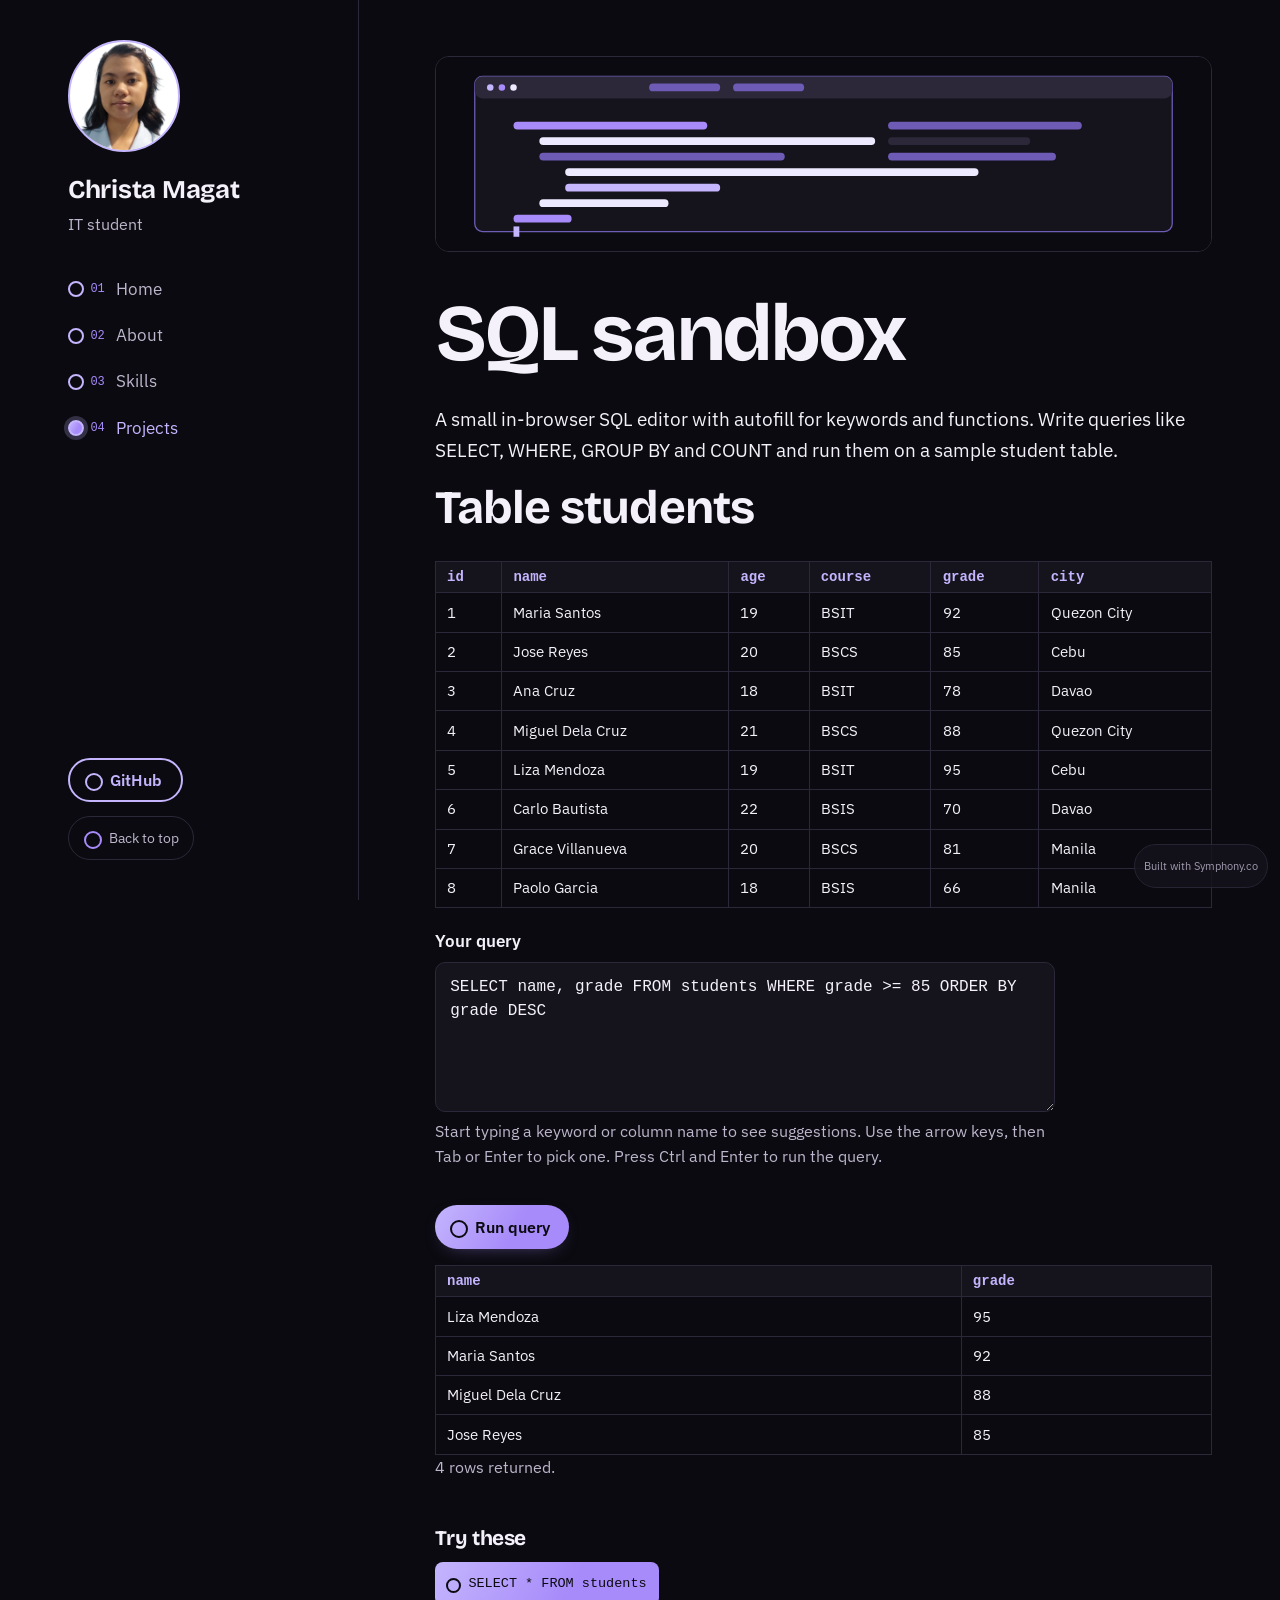
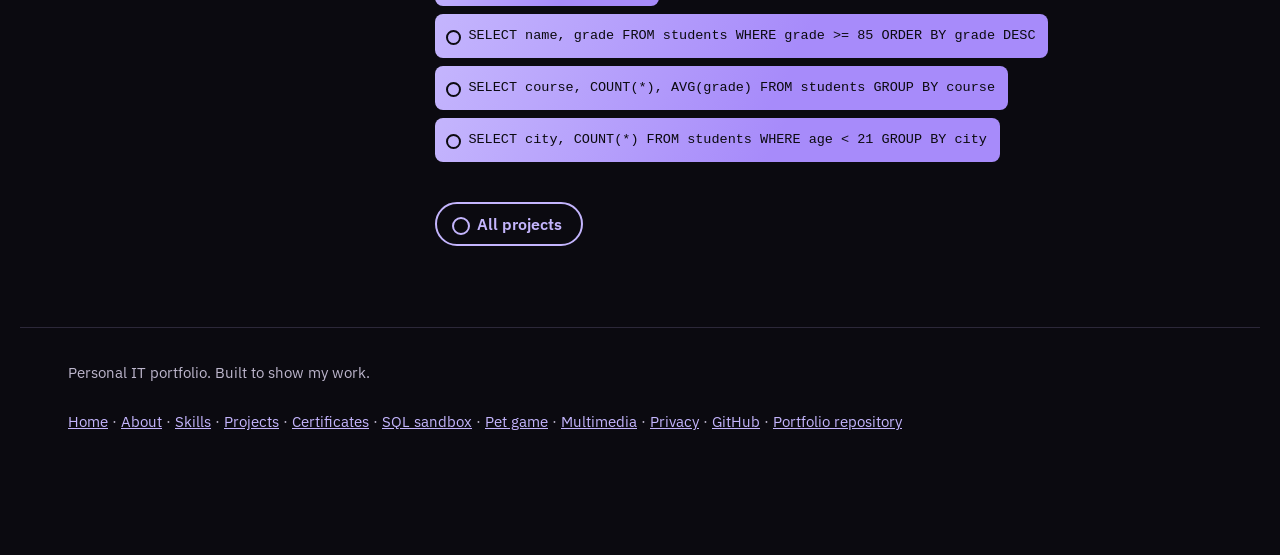
<file: sql-sandbox.html>
<!doctype html>
<html lang="en"><head><meta charset="utf-8"><meta name="viewport" content="width=device-width,initial-scale=1">
<title>SQL sandbox: Multimedia Portfolio</title>
<meta name="description" content="A simplified SQL sandbox by Christa Magat with a small students table: write SELECT queries and see the results in the browser.">

<link rel="preload" href="symphony-fonts/bricolage-grotesque-500-latin.a97804dc.woff2" as="font" type="font/woff2" crossorigin><link rel="preload" href="symphony-fonts/ibm-plex-sans-400-latin.e2291e84.woff2" as="font" type="font/woff2" crossorigin><link rel="stylesheet" href="css/styles.e6b2d992.css"><link rel="canonical" href="https://headless-cuvtksyqkvs-christamagat50107-1411.wix-site-host.com/sql-sandbox.html" data-symphony><meta property="og:url" content="https://headless-cuvtksyqkvs-christamagat50107-1411.wix-site-host.com/sql-sandbox.html" data-symphony><meta property="og:type" content="website" data-symphony><meta property="og:title" content="SQL sandbox: Multimedia Portfolio" data-symphony><meta property="og:description" content="A simplified SQL sandbox by Christa Magat with a small students table: write SELECT queries and see the results in the browser." data-symphony><meta property="og:image" content="https://static.wixstatic.com/media/0ec482_e97a4090a9074abebe17412f6a8f5390~mv2.png/v1/fill/w_1200,h_630,q_80,enc_jpg/profile.jpg" data-symphony><meta property="og:image:width" content="1200" data-symphony><meta property="og:image:height" content="630" data-symphony><meta property="og:image:alt" content="Portrait of Christa Magat" data-symphony><meta name="twitter:image" content="https://static.wixstatic.com/media/0ec482_e97a4090a9074abebe17412f6a8f5390~mv2.png/v1/fill/w_1200,h_630,q_80,enc_jpg/profile.jpg" data-symphony><meta name="twitter:image:alt" content="Portrait of Christa Magat" data-symphony><meta name="twitter:card" content="summary_large_image" data-symphony><link rel="icon" type="image/svg+xml" href="symphony-icon.svg" data-symphony><link rel="icon" type="image/png" sizes="32x32" href="symphony-icon-32.png" data-symphony><link rel="icon" type="image/png" sizes="192x192" href="symphony-icon-192.png" data-symphony><link rel="apple-touch-icon" sizes="180x180" href="symphony-apple-touch-icon.png" data-symphony><meta name="theme-color" content="#0b0a10" data-symphony><meta name="color-scheme" content="dark" data-symphony><script type="application/ld+json" data-symphony>{"@context":"https://schema.org","@type":"BreadcrumbList","itemListElement":[{"@type":"ListItem","position":1,"name":"Christa Magat","item":"https://headless-cuvtksyqkvs-christamagat50107-1411.wix-site-host.com/"},{"@type":"ListItem","position":2,"name":"SQL sandbox","item":"https://headless-cuvtksyqkvs-christamagat50107-1411.wix-site-host.com/sql-sandbox.html"}]}</script></head><body>
<a class="skip" href="#main">Skip to content</a>
<div class="shell">
<aside class="rail" aria-label="Profile"><div class="rail-top"><a class="avatar-link" href="index.html" aria-label="Christa Magat, home"><img class="avatar" src="images/profile.png" alt="Portrait of Christa Magat" width="112" height="112" decoding="async" loading="lazy"></a><p class="rail-name">Christa Magat</p><p class="rail-role">IT student</p><button class="menu-btn" type="button" aria-expanded="false" aria-controls="site-nav">Menu</button><nav id="site-nav" aria-label="Main"><ul><li><a href="index.html"><span class="n">01</span>Home</a></li><li><a href="about.html"><span class="n">02</span>About</a></li><li><a href="skills.html"><span class="n">03</span>Skills</a></li><li><a href="projects.html" aria-current="page"><span class="n">04</span>Projects</a></li></ul></nav></div><div class="rail-foot"><a class="rail-gh btn ghost" data-github href="https://github.com/cbmagazine" target="_blank" rel="noopener">GitHub</a><button class="to-top" type="button">Back to top</button></div></aside>
<main id="main" class="col"><figure class="banner"><img src="images/banner.svg" alt="" width="1200" height="300" decoding="async" fetchpriority="high"></figure><h1 class="page-h">SQL sandbox</h1><p class="lead">A small in-browser SQL editor with autofill for keywords and functions. Write queries like SELECT, WHERE, GROUP BY and COUNT and run them on a sample student table.</p><h2>Table students</h2><div id="sample-table" tabindex="0"></div><div class="field"><label for="sql-input">Your query</label><textarea id="sql-input" class="sql-editor" spellcheck="false" aria-describedby="sql-help"></textarea><p id="sql-help" class="note">Start typing a keyword or column name to see suggestions. Use the arrow keys, then Tab or Enter to pick one. Press Ctrl and Enter to run the query.</p></div><ul id="sql-suggest" class="suggest" aria-label="Suggestions" hidden></ul><p class="actions"><button class="btn" id="sql-run" type="button">Run query</button></p><div id="sql-error" class="err" role="alert" hidden></div><div id="sql-result" class="sql-result" aria-live="polite"></div><h3>Try these</h3><div class="chips"><button type="button" data-q="SELECT * FROM students">SELECT * FROM students</button><button type="button" data-q="SELECT name, grade FROM students WHERE grade &gt;= 85 ORDER BY grade DESC">SELECT name, grade FROM students WHERE grade &gt;= 85 ORDER BY grade DESC</button><button type="button" data-q="SELECT course, COUNT(*), AVG(grade) FROM students GROUP BY course">SELECT course, COUNT(*), AVG(grade) FROM students GROUP BY course</button><button type="button" data-q="SELECT city, COUNT(*) FROM students WHERE age &lt; 21 GROUP BY city">SELECT city, COUNT(*) FROM students WHERE age &lt; 21 GROUP BY city</button></div><p class="back"><a class="btn ghost" href="projects.html">All projects</a></p>
</main></div>
<footer class="foot"><p>Personal IT portfolio. Built to show my work.</p><p><a href="index.html">Home</a> &middot; <a href="about.html">About</a> &middot; <a href="skills.html">Skills</a> &middot; <a href="projects.html">Projects</a> &middot; <a href="cisco-certificate.html">Certificates</a> &middot; <a href="sql-sandbox.html">SQL sandbox</a> &middot; <a href="tamagotchi-project.html">Pet game</a> &middot; <a href="multimedia-project.html">Multimedia</a> &middot; <a href="privacy.html">Privacy</a> &middot; <a href="https://github.com/cbmagazine" target="_blank" rel="noopener">GitHub</a> &middot; <a href="https://github.com/cbmagazine/magat-portfolio" target="_blank" rel="noopener">Portfolio repository</a></p><a href="https://www.symphony.co" target="_blank" rel="noopener" class="sym-badge" data-symphony-badge>Built with Symphony.co</a></footer>
<script src="js/site.3ba1c292.js" defer></script><script src="js/sql-sandbox.d8642406.js" defer></script>
</body></html>
</file>
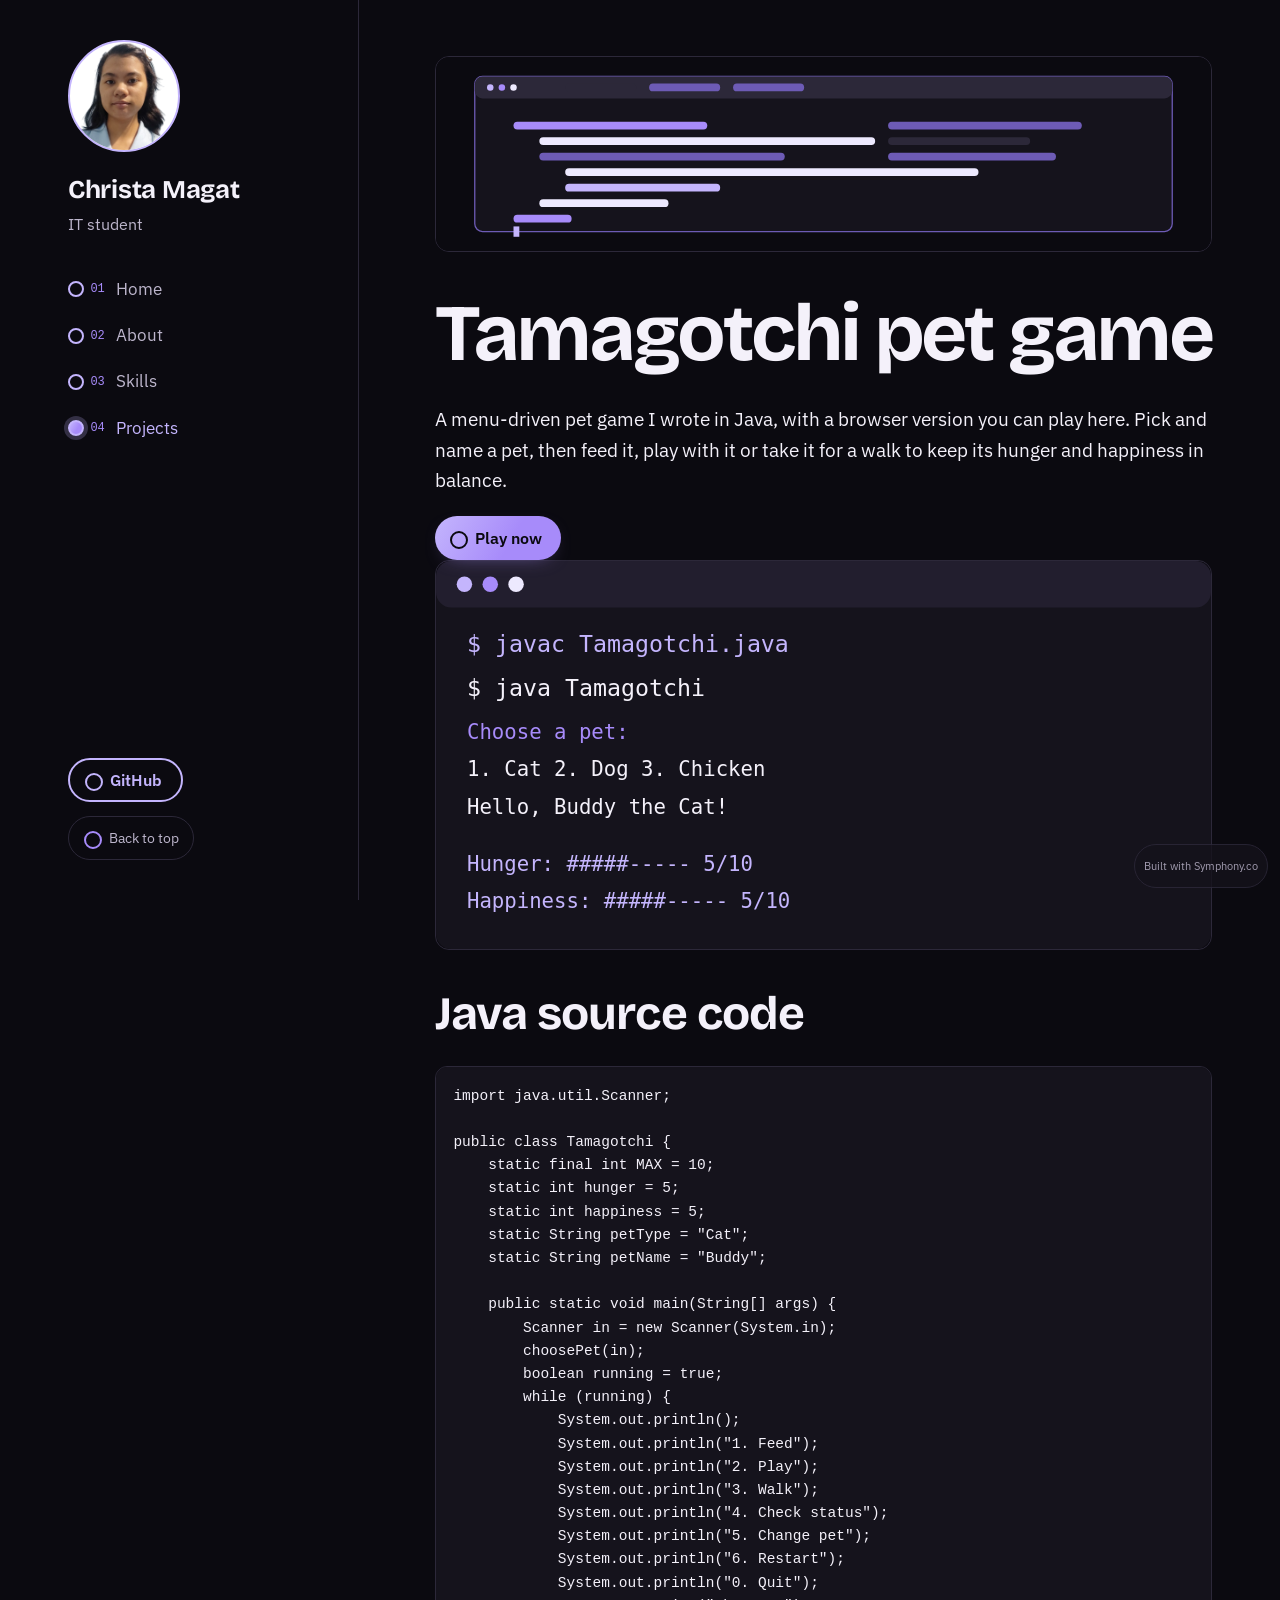
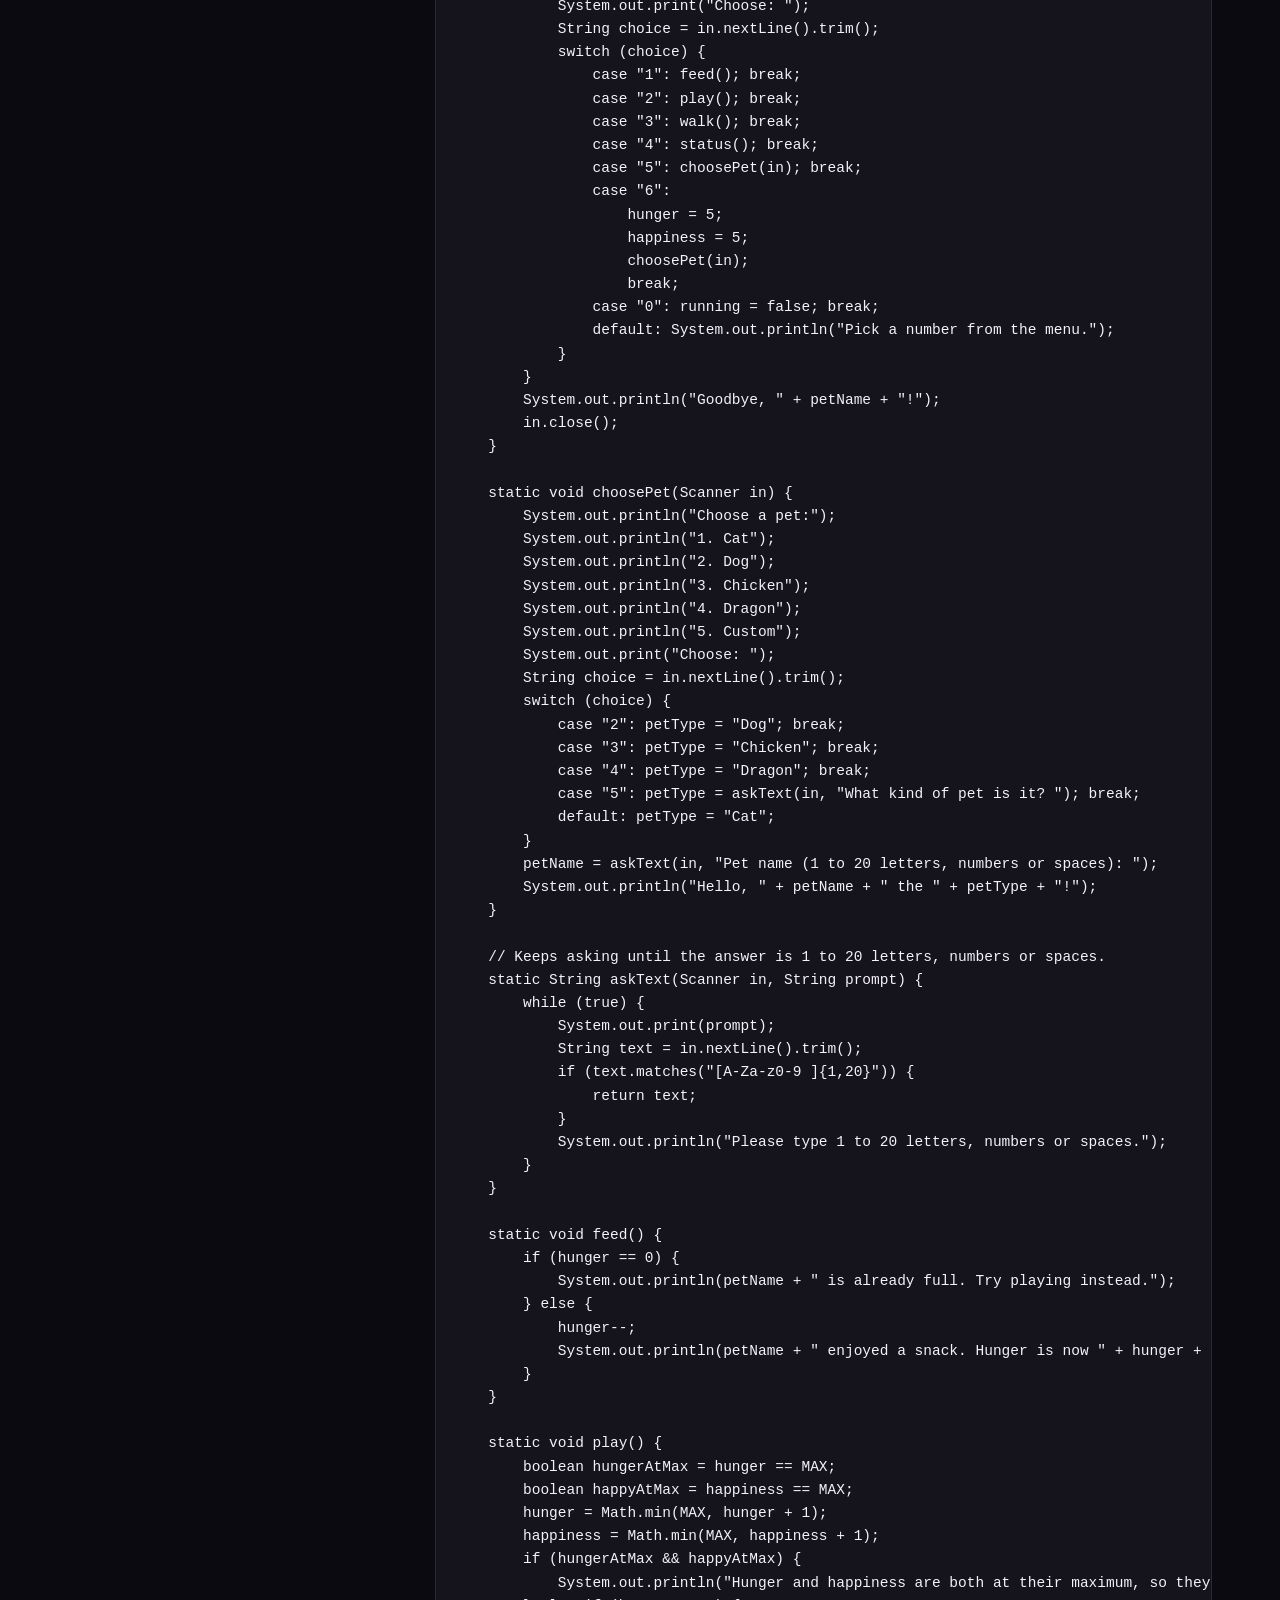
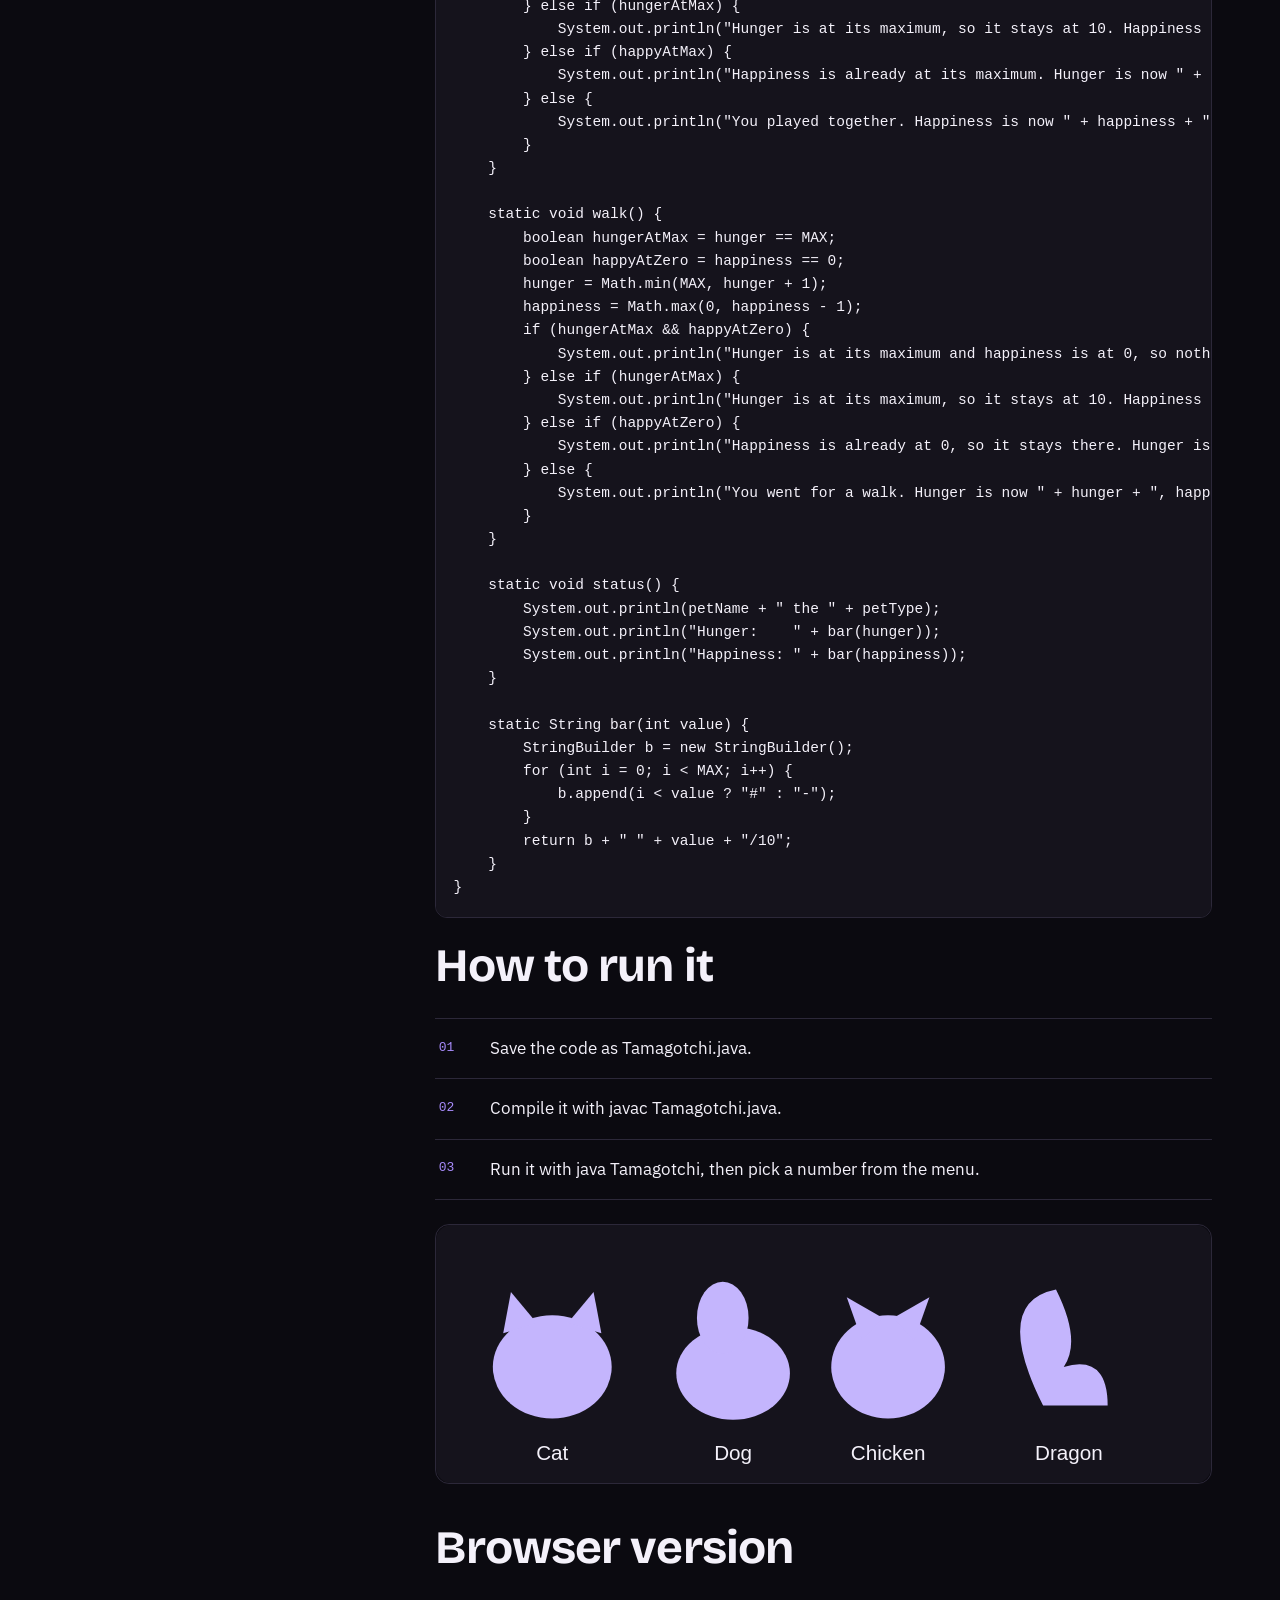
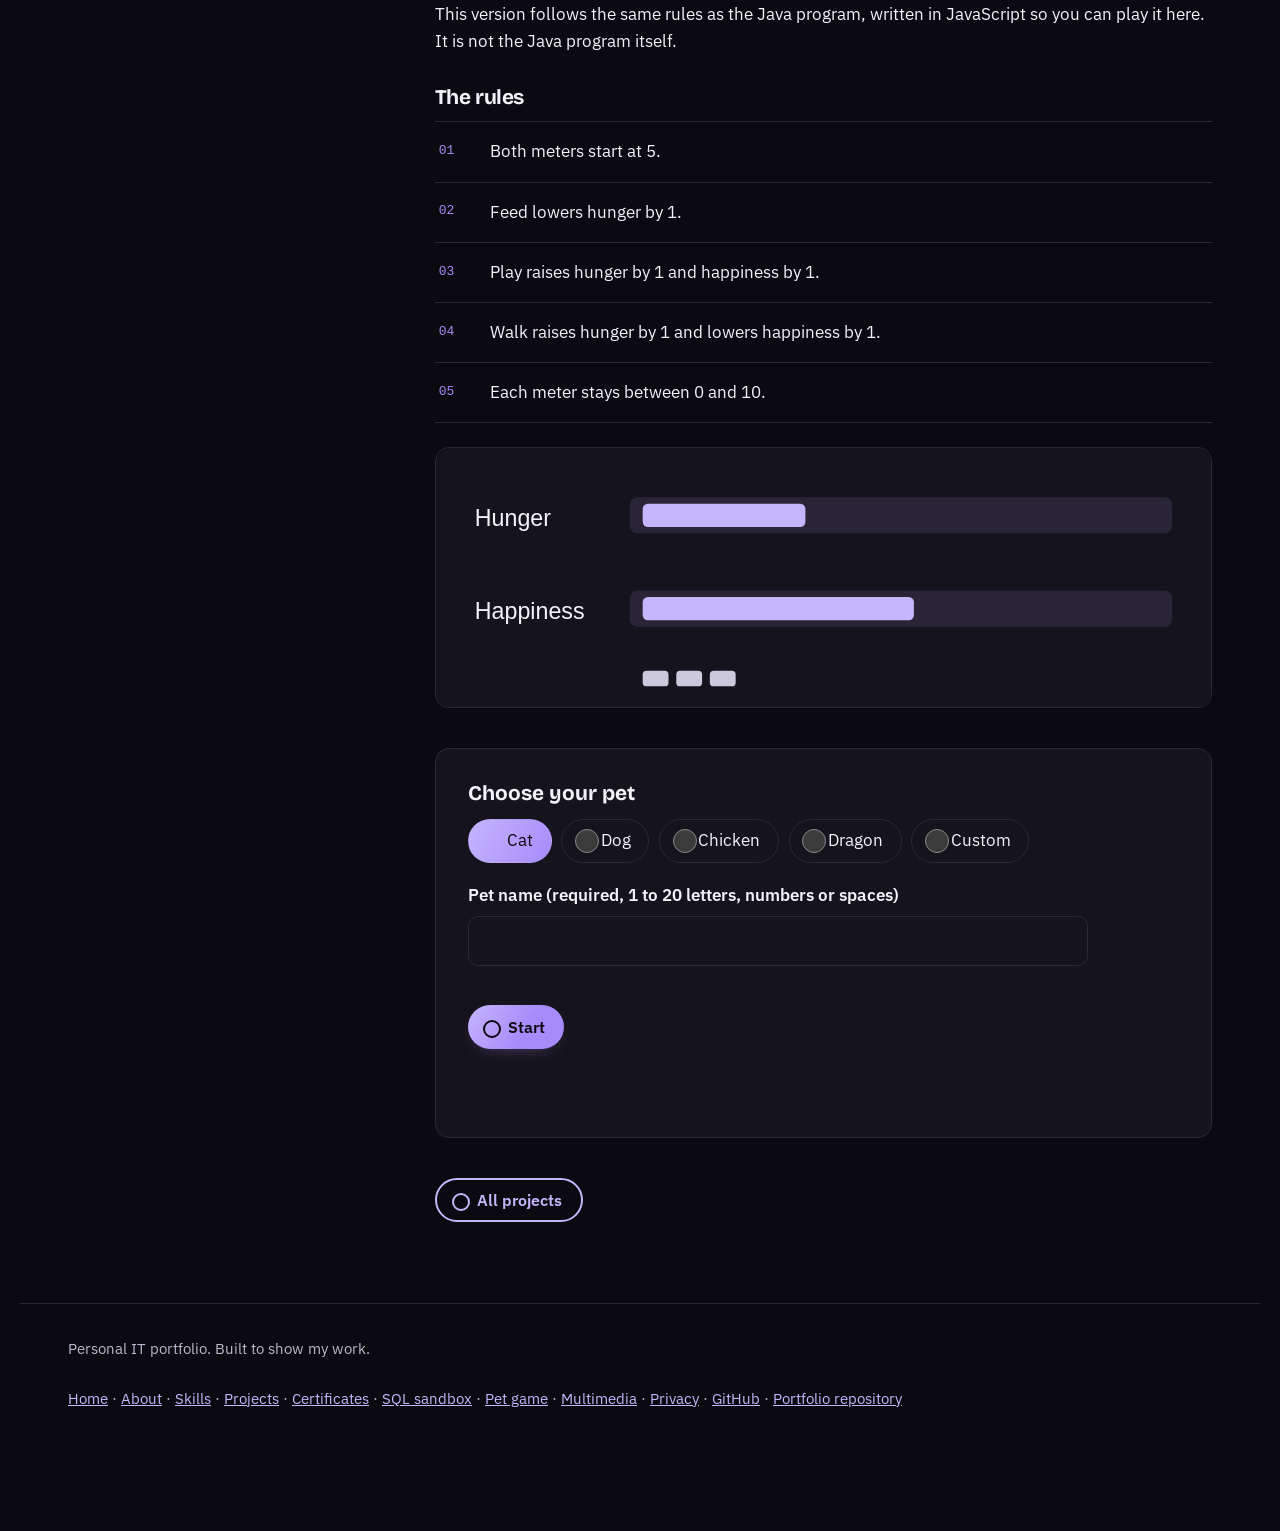
<file: tamagotchi-project.html>
<!doctype html>
<html lang="en"><head><meta charset="utf-8"><meta name="viewport" content="width=device-width,initial-scale=1">
<title>Tamagotchi pet game: Multimedia Portfolio</title>
<meta name="description" content="A Tamagotchi pet game by Christa Magat: a menu-driven Java console program with its source code, plus a working browser version you can play.">

<link rel="preload" href="symphony-fonts/bricolage-grotesque-500-latin.a97804dc.woff2" as="font" type="font/woff2" crossorigin><link rel="preload" href="symphony-fonts/ibm-plex-sans-400-latin.e2291e84.woff2" as="font" type="font/woff2" crossorigin><link rel="stylesheet" href="css/styles.e6b2d992.css"><link rel="canonical" href="https://headless-cuvtksyqkvs-christamagat50107-1411.wix-site-host.com/tamagotchi-project.html" data-symphony><meta property="og:url" content="https://headless-cuvtksyqkvs-christamagat50107-1411.wix-site-host.com/tamagotchi-project.html" data-symphony><meta property="og:type" content="website" data-symphony><meta property="og:title" content="Tamagotchi pet game: Multimedia Portfolio" data-symphony><meta property="og:description" content="A Tamagotchi pet game by Christa Magat: a menu-driven Java console program with its source code, plus a working browser version you can play." data-symphony><meta property="og:image" content="https://static.wixstatic.com/media/0ec482_e97a4090a9074abebe17412f6a8f5390~mv2.png/v1/fill/w_1200,h_630,q_80,enc_jpg/profile.jpg" data-symphony><meta property="og:image:width" content="1200" data-symphony><meta property="og:image:height" content="630" data-symphony><meta property="og:image:alt" content="Portrait of Christa Magat" data-symphony><meta name="twitter:image" content="https://static.wixstatic.com/media/0ec482_e97a4090a9074abebe17412f6a8f5390~mv2.png/v1/fill/w_1200,h_630,q_80,enc_jpg/profile.jpg" data-symphony><meta name="twitter:image:alt" content="Portrait of Christa Magat" data-symphony><meta name="twitter:card" content="summary_large_image" data-symphony><link rel="icon" type="image/svg+xml" href="symphony-icon.svg" data-symphony><link rel="icon" type="image/png" sizes="32x32" href="symphony-icon-32.png" data-symphony><link rel="icon" type="image/png" sizes="192x192" href="symphony-icon-192.png" data-symphony><link rel="apple-touch-icon" sizes="180x180" href="symphony-apple-touch-icon.png" data-symphony><meta name="theme-color" content="#0b0a10" data-symphony><meta name="color-scheme" content="dark" data-symphony><script type="application/ld+json" data-symphony>{"@context":"https://schema.org","@type":"BreadcrumbList","itemListElement":[{"@type":"ListItem","position":1,"name":"Christa Magat","item":"https://headless-cuvtksyqkvs-christamagat50107-1411.wix-site-host.com/"},{"@type":"ListItem","position":2,"name":"Tamagotchi pet game","item":"https://headless-cuvtksyqkvs-christamagat50107-1411.wix-site-host.com/tamagotchi-project.html"}]}</script></head><body>
<a class="skip" href="#main">Skip to content</a>
<div class="shell">
<aside class="rail" aria-label="Profile"><div class="rail-top"><a class="avatar-link" href="index.html" aria-label="Christa Magat, home"><img class="avatar" src="images/profile.png" alt="Portrait of Christa Magat" width="112" height="112" decoding="async" loading="lazy"></a><p class="rail-name">Christa Magat</p><p class="rail-role">IT student</p><button class="menu-btn" type="button" aria-expanded="false" aria-controls="site-nav">Menu</button><nav id="site-nav" aria-label="Main"><ul><li><a href="index.html"><span class="n">01</span>Home</a></li><li><a href="about.html"><span class="n">02</span>About</a></li><li><a href="skills.html"><span class="n">03</span>Skills</a></li><li><a href="projects.html" aria-current="page"><span class="n">04</span>Projects</a></li></ul></nav></div><div class="rail-foot"><a class="rail-gh btn ghost" data-github href="https://github.com/cbmagazine" target="_blank" rel="noopener">GitHub</a><button class="to-top" type="button">Back to top</button></div></aside>
<main id="main" class="col"><figure class="banner"><img src="images/banner.svg" alt="" width="1200" height="300" decoding="async" fetchpriority="high"></figure><h1 class="page-h">Tamagotchi pet game</h1><p class="lead">A menu-driven pet game I wrote in Java, with a browser version you can play here. Pick and name a pet, then feed it, play with it or take it for a walk to keep its hunger and happiness in balance.</p><p class="actions"><a class="btn" href="#game">Play now</a></p><figure class="banner"><img src="images/terminal.svg" alt="" width="600" height="300" loading="lazy" decoding="async"></figure><h2>Java source code</h2><pre class="code" tabindex="0"><code>import java.util.Scanner;

public class Tamagotchi {
    static final int MAX = 10;
    static int hunger = 5;
    static int happiness = 5;
    static String petType = &quot;Cat&quot;;
    static String petName = &quot;Buddy&quot;;

    public static void main(String[] args) {
        Scanner in = new Scanner(System.in);
        choosePet(in);
        boolean running = true;
        while (running) {
            System.out.println();
            System.out.println(&quot;1. Feed&quot;);
            System.out.println(&quot;2. Play&quot;);
            System.out.println(&quot;3. Walk&quot;);
            System.out.println(&quot;4. Check status&quot;);
            System.out.println(&quot;5. Change pet&quot;);
            System.out.println(&quot;6. Restart&quot;);
            System.out.println(&quot;0. Quit&quot;);
            System.out.print(&quot;Choose: &quot;);
            String choice = in.nextLine().trim();
            switch (choice) {
                case &quot;1&quot;: feed(); break;
                case &quot;2&quot;: play(); break;
                case &quot;3&quot;: walk(); break;
                case &quot;4&quot;: status(); break;
                case &quot;5&quot;: choosePet(in); break;
                case &quot;6&quot;:
                    hunger = 5;
                    happiness = 5;
                    choosePet(in);
                    break;
                case &quot;0&quot;: running = false; break;
                default: System.out.println(&quot;Pick a number from the menu.&quot;);
            }
        }
        System.out.println(&quot;Goodbye, &quot; + petName + &quot;!&quot;);
        in.close();
    }

    static void choosePet(Scanner in) {
        System.out.println(&quot;Choose a pet:&quot;);
        System.out.println(&quot;1. Cat&quot;);
        System.out.println(&quot;2. Dog&quot;);
        System.out.println(&quot;3. Chicken&quot;);
        System.out.println(&quot;4. Dragon&quot;);
        System.out.println(&quot;5. Custom&quot;);
        System.out.print(&quot;Choose: &quot;);
        String choice = in.nextLine().trim();
        switch (choice) {
            case &quot;2&quot;: petType = &quot;Dog&quot;; break;
            case &quot;3&quot;: petType = &quot;Chicken&quot;; break;
            case &quot;4&quot;: petType = &quot;Dragon&quot;; break;
            case &quot;5&quot;: petType = askText(in, &quot;What kind of pet is it? &quot;); break;
            default: petType = &quot;Cat&quot;;
        }
        petName = askText(in, &quot;Pet name (1 to 20 letters, numbers or spaces): &quot;);
        System.out.println(&quot;Hello, &quot; + petName + &quot; the &quot; + petType + &quot;!&quot;);
    }

    // Keeps asking until the answer is 1 to 20 letters, numbers or spaces.
    static String askText(Scanner in, String prompt) {
        while (true) {
            System.out.print(prompt);
            String text = in.nextLine().trim();
            if (text.matches(&quot;[A-Za-z0-9 ]{1,20}&quot;)) {
                return text;
            }
            System.out.println(&quot;Please type 1 to 20 letters, numbers or spaces.&quot;);
        }
    }

    static void feed() {
        if (hunger == 0) {
            System.out.println(petName + &quot; is already full. Try playing instead.&quot;);
        } else {
            hunger--;
            System.out.println(petName + &quot; enjoyed a snack. Hunger is now &quot; + hunger + &quot;.&quot;);
        }
    }

    static void play() {
        boolean hungerAtMax = hunger == MAX;
        boolean happyAtMax = happiness == MAX;
        hunger = Math.min(MAX, hunger + 1);
        happiness = Math.min(MAX, happiness + 1);
        if (hungerAtMax &amp;&amp; happyAtMax) {
            System.out.println(&quot;Hunger and happiness are both at their maximum, so they stay at 10.&quot;);
        } else if (hungerAtMax) {
            System.out.println(&quot;Hunger is at its maximum, so it stays at 10. Happiness is now &quot; + happiness + &quot;.&quot;);
        } else if (happyAtMax) {
            System.out.println(&quot;Happiness is already at its maximum. Hunger is now &quot; + hunger + &quot;.&quot;);
        } else {
            System.out.println(&quot;You played together. Happiness is now &quot; + happiness + &quot;, hunger is now &quot; + hunger + &quot;.&quot;);
        }
    }

    static void walk() {
        boolean hungerAtMax = hunger == MAX;
        boolean happyAtZero = happiness == 0;
        hunger = Math.min(MAX, hunger + 1);
        happiness = Math.max(0, happiness - 1);
        if (hungerAtMax &amp;&amp; happyAtZero) {
            System.out.println(&quot;Hunger is at its maximum and happiness is at 0, so nothing changes.&quot;);
        } else if (hungerAtMax) {
            System.out.println(&quot;Hunger is at its maximum, so it stays at 10. Happiness is now &quot; + happiness + &quot;.&quot;);
        } else if (happyAtZero) {
            System.out.println(&quot;Happiness is already at 0, so it stays there. Hunger is now &quot; + hunger + &quot;.&quot;);
        } else {
            System.out.println(&quot;You went for a walk. Hunger is now &quot; + hunger + &quot;, happiness is now &quot; + happiness + &quot;.&quot;);
        }
    }

    static void status() {
        System.out.println(petName + &quot; the &quot; + petType);
        System.out.println(&quot;Hunger:    &quot; + bar(hunger));
        System.out.println(&quot;Happiness: &quot; + bar(happiness));
    }

    static String bar(int value) {
        StringBuilder b = new StringBuilder();
        for (int i = 0; i &lt; MAX; i++) {
            b.append(i &lt; value ? &quot;#&quot; : &quot;-&quot;);
        }
        return b + &quot; &quot; + value + &quot;/10&quot;;
    }
}
</code></pre><h2>How to run it</h2><ol class="rows"><li><span class="n">01</span><span>Save the code as Tamagotchi.java.</span></li><li><span class="n">02</span><span>Compile it with javac Tamagotchi.java.</span></li><li><span class="n">03</span><span>Run it with java Tamagotchi, then pick a number from the menu.</span></li></ol><figure class="banner"><img src="images/pets.svg" alt="" width="600" height="200" loading="lazy" decoding="async"></figure><h2>Browser version</h2><p>This version follows the same rules as the Java program, written in JavaScript so you can play it here. It is not the Java program itself.</p><h3>The rules</h3><ol class="rows"><li><span class="n">01</span><span>Both meters start at 5.</span></li><li><span class="n">02</span><span>Feed lowers hunger by 1.</span></li><li><span class="n">03</span><span>Play raises hunger by 1 and happiness by 1.</span></li><li><span class="n">04</span><span>Walk raises hunger by 1 and lowers happiness by 1.</span></li><li><span class="n">05</span><span>Each meter stays between 0 and 10.</span></li></ol><figure class="banner"><img src="images/meters.svg" alt="" width="600" height="200" loading="lazy" decoding="async"></figure><div class="game" id="game"><form id="pet-form" class="pet-form" novalidate><fieldset><legend>Choose your pet</legend><div class="pet-options"><label class="pet-opt"><input type="radio" name="pet" value="cat" checked><span>Cat</span></label><label class="pet-opt"><input type="radio" name="pet" value="dog"><span>Dog</span></label><label class="pet-opt"><input type="radio" name="pet" value="chicken"><span>Chicken</span></label><label class="pet-opt"><input type="radio" name="pet" value="dragon"><span>Dragon</span></label><label class="pet-opt"><input type="radio" name="pet" value="custom"><span>Custom</span></label></div><div class="field" id="custom-kind-wrap" hidden><label for="pet-kind">What kind of pet is it? (1 to 20 letters, numbers or spaces)</label><input id="pet-kind" type="text" maxlength="20" autocomplete="off"></div><div class="field"><label for="pet-name-input">Pet name (required, 1 to 20 letters, numbers or spaces)</label><input id="pet-name-input" type="text" maxlength="20" autocomplete="nickname" required aria-required="true" aria-describedby="form-error"></div></fieldset><p id="form-error" class="form-error" role="alert" hidden></p><p class="actions"><button class="btn" type="submit">Start</button></p></form><div id="game-play" hidden><div class="pet-stage"><p class="pet-art" id="pet-art" aria-hidden="true"></p><svg id="pet-paw" class="pet-svg" viewBox="0 0 64 64" width="96" height="96" aria-hidden="true" hidden><ellipse cx="32" cy="42" rx="14" ry="11" fill="#c4b5fd"/><ellipse cx="14" cy="26" rx="6" ry="8" fill="#a78bfa"/><ellipse cx="26" cy="16" rx="6" ry="8" fill="#a78bfa"/><ellipse cx="38" cy="16" rx="6" ry="8" fill="#a78bfa"/><ellipse cx="50" cy="26" rx="6" ry="8" fill="#a78bfa"/></svg><p class="pet-title" id="pet-title"></p></div><div class="meter"><p class="meter-label">Hunger: <span id="num-hunger">5</span> of 10</p><div class="segments" id="seg-hunger" aria-hidden="true"></div></div><div class="meter"><p class="meter-label">Happiness: <span id="num-happiness">5</span> of 10</p><div class="segments" id="seg-happiness" aria-hidden="true"></div></div><div class="game-menu" role="group" aria-label="Pet menu"><button class="btn" type="button" id="act-feed">1. Feed</button><button class="btn" type="button" id="act-play">2. Play</button><button class="btn" type="button" id="act-walk">3. Walk</button><button class="btn" type="button" id="act-status">4. Check status</button><button class="btn" type="button" id="act-change">5. Change pet</button><button class="btn" type="button" id="act-restart">6. Restart</button><button class="btn" type="button" id="act-quit">0. Quit</button></div></div><p id="game-msg" class="game-msg" role="status" aria-live="polite"></p></div><p class="back"><a class="btn ghost" href="projects.html">All projects</a></p>
</main></div>
<footer class="foot"><p>Personal IT portfolio. Built to show my work.</p><p><a href="index.html">Home</a> &middot; <a href="about.html">About</a> &middot; <a href="skills.html">Skills</a> &middot; <a href="projects.html">Projects</a> &middot; <a href="cisco-certificate.html">Certificates</a> &middot; <a href="sql-sandbox.html">SQL sandbox</a> &middot; <a href="tamagotchi-project.html">Pet game</a> &middot; <a href="multimedia-project.html">Multimedia</a> &middot; <a href="privacy.html">Privacy</a> &middot; <a href="https://github.com/cbmagazine" target="_blank" rel="noopener">GitHub</a> &middot; <a href="https://github.com/cbmagazine/magat-portfolio" target="_blank" rel="noopener">Portfolio repository</a></p><a href="https://www.symphony.co" target="_blank" rel="noopener" class="sym-badge" data-symphony-badge>Built with Symphony.co</a></footer>
<script src="js/site.3ba1c292.js" defer></script><script src="js/tamagotchi.8da855b8.js" defer></script>
</body></html>
</file>
<file: css/styles.e6b2d992.css>
@import url("styles.6973180f.css");
</file>
